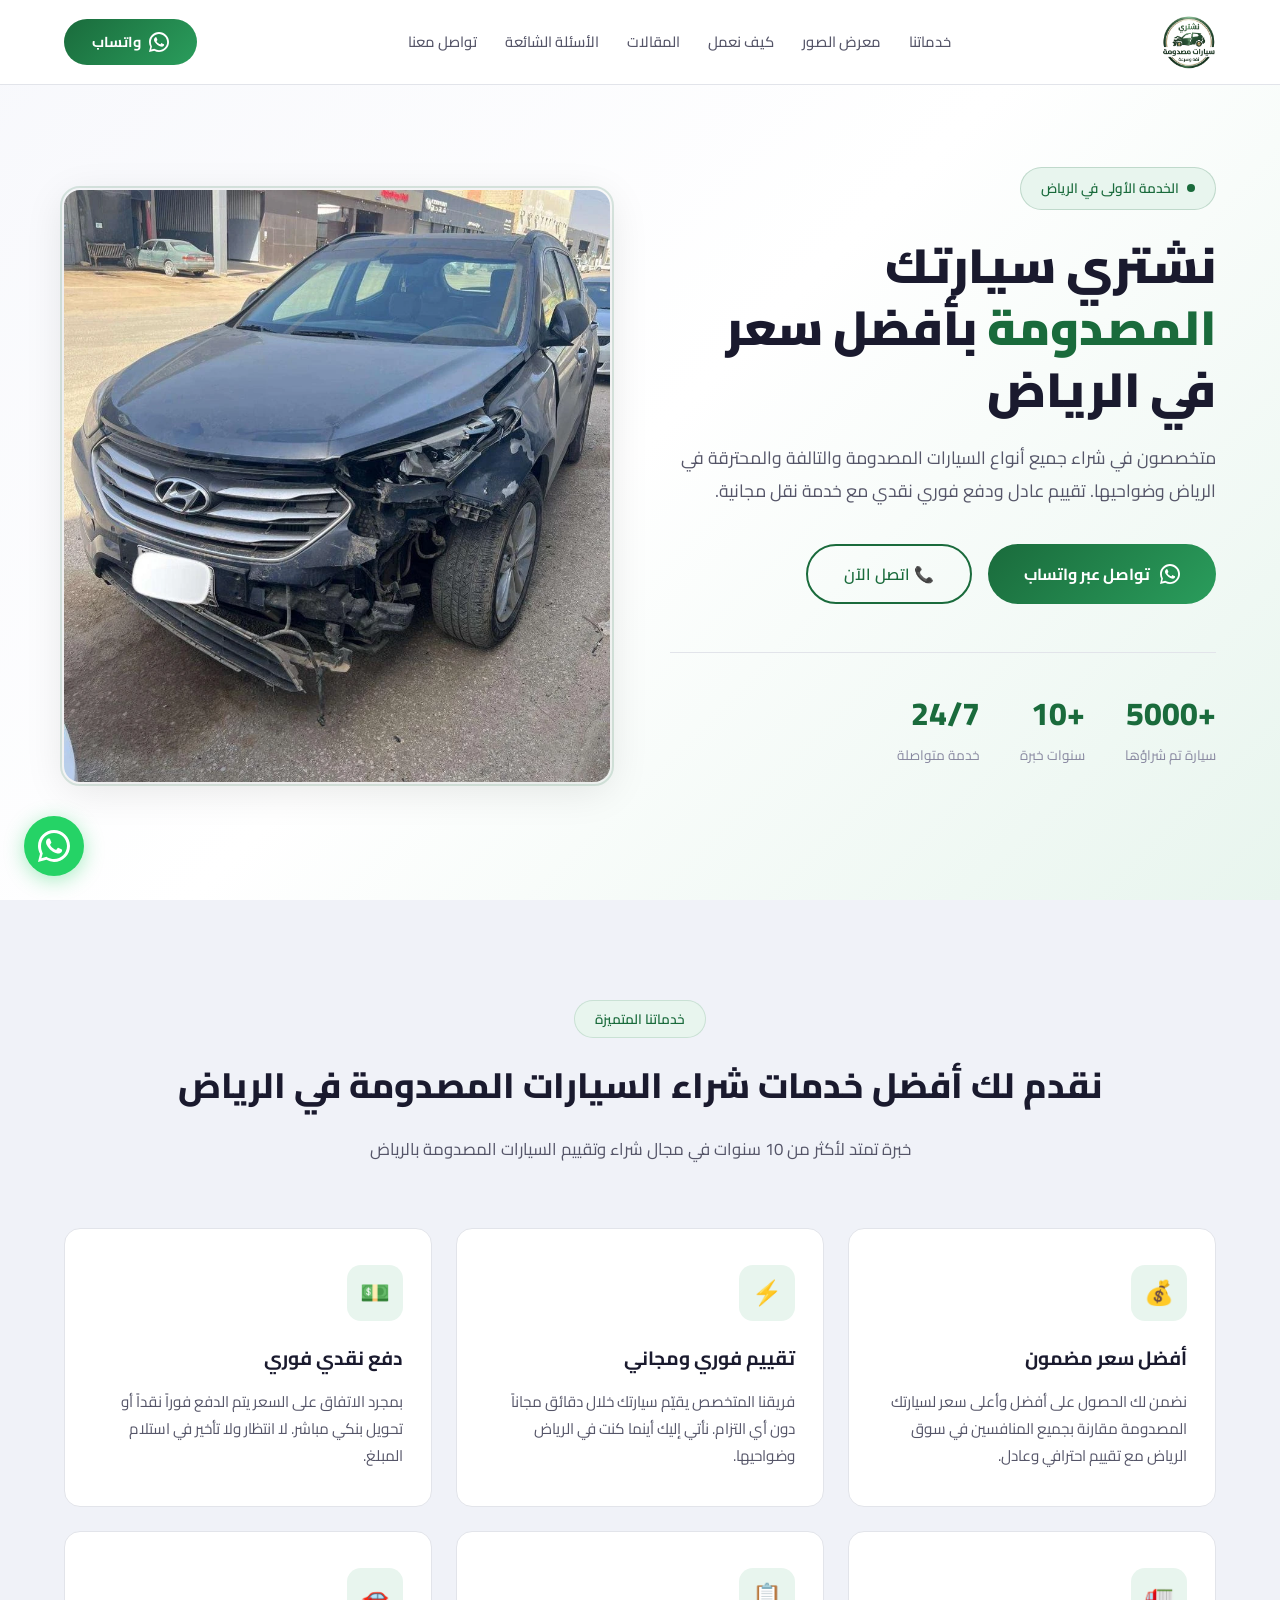
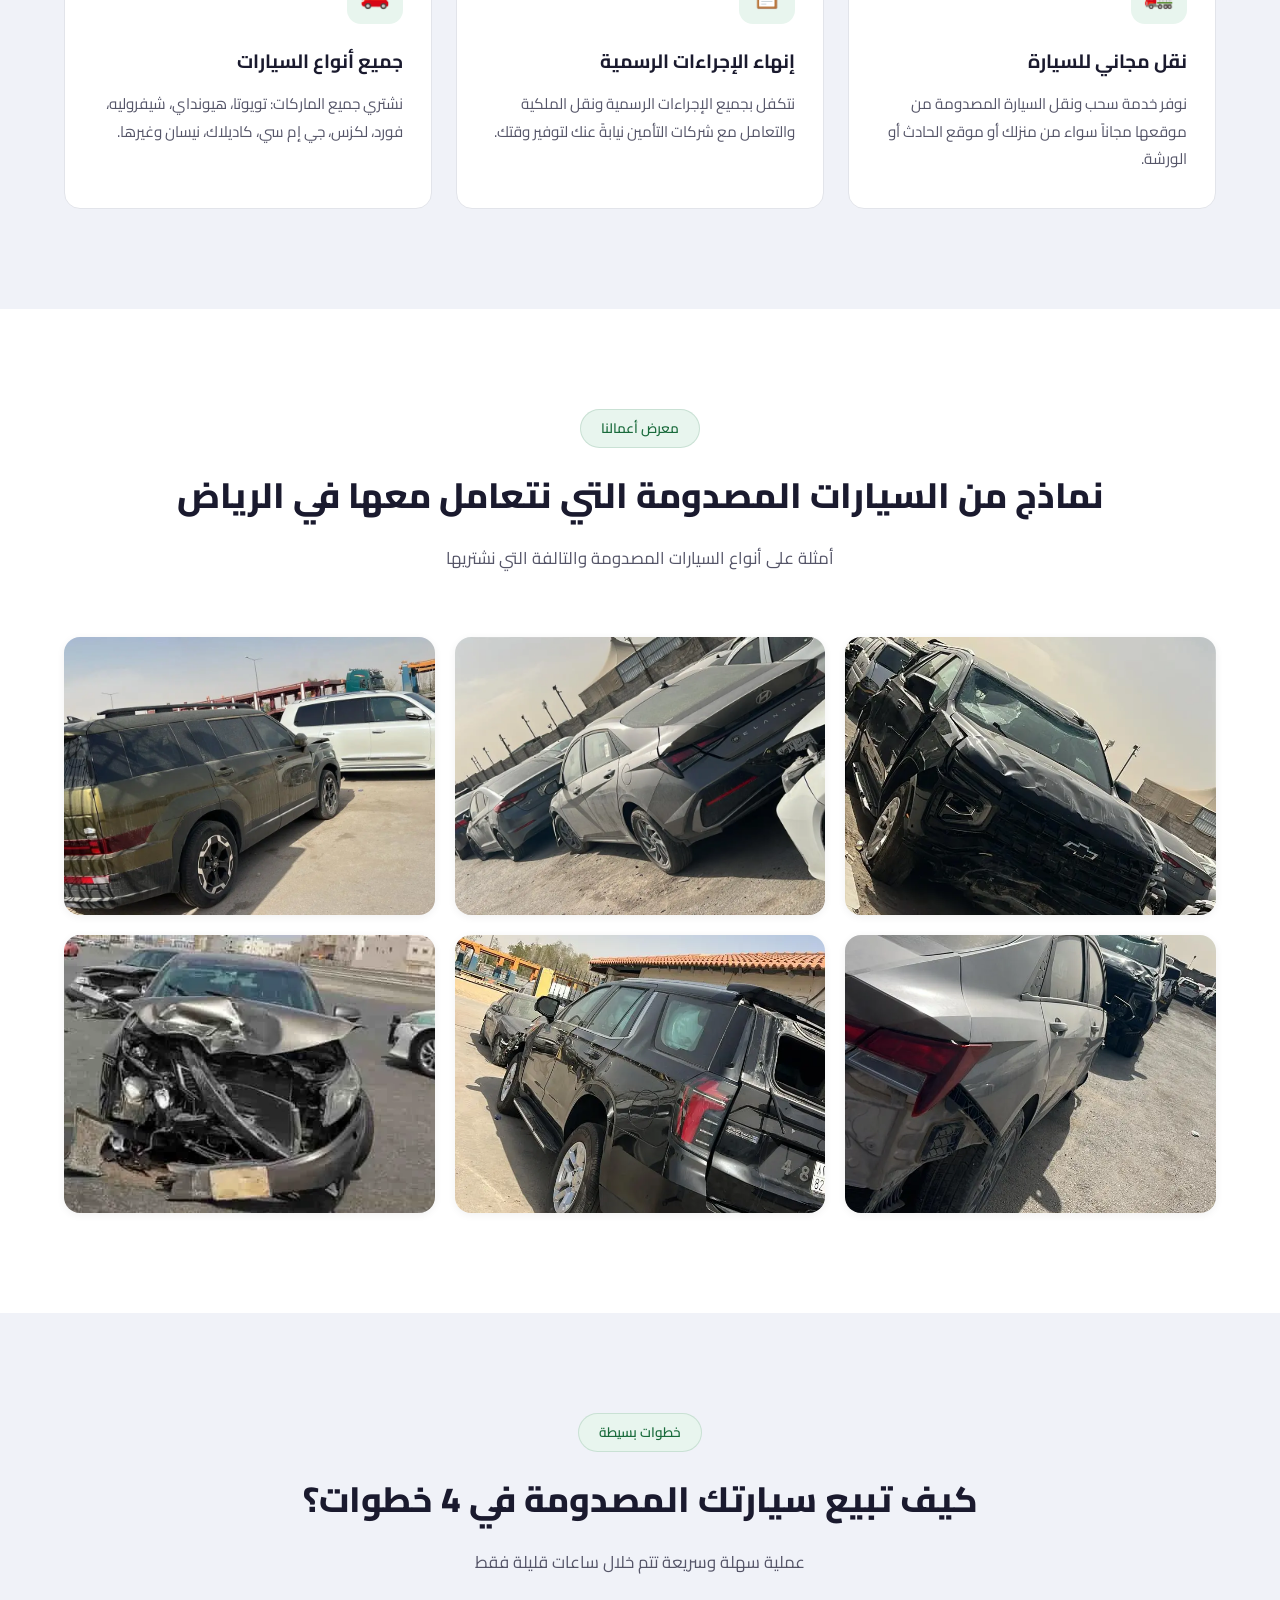
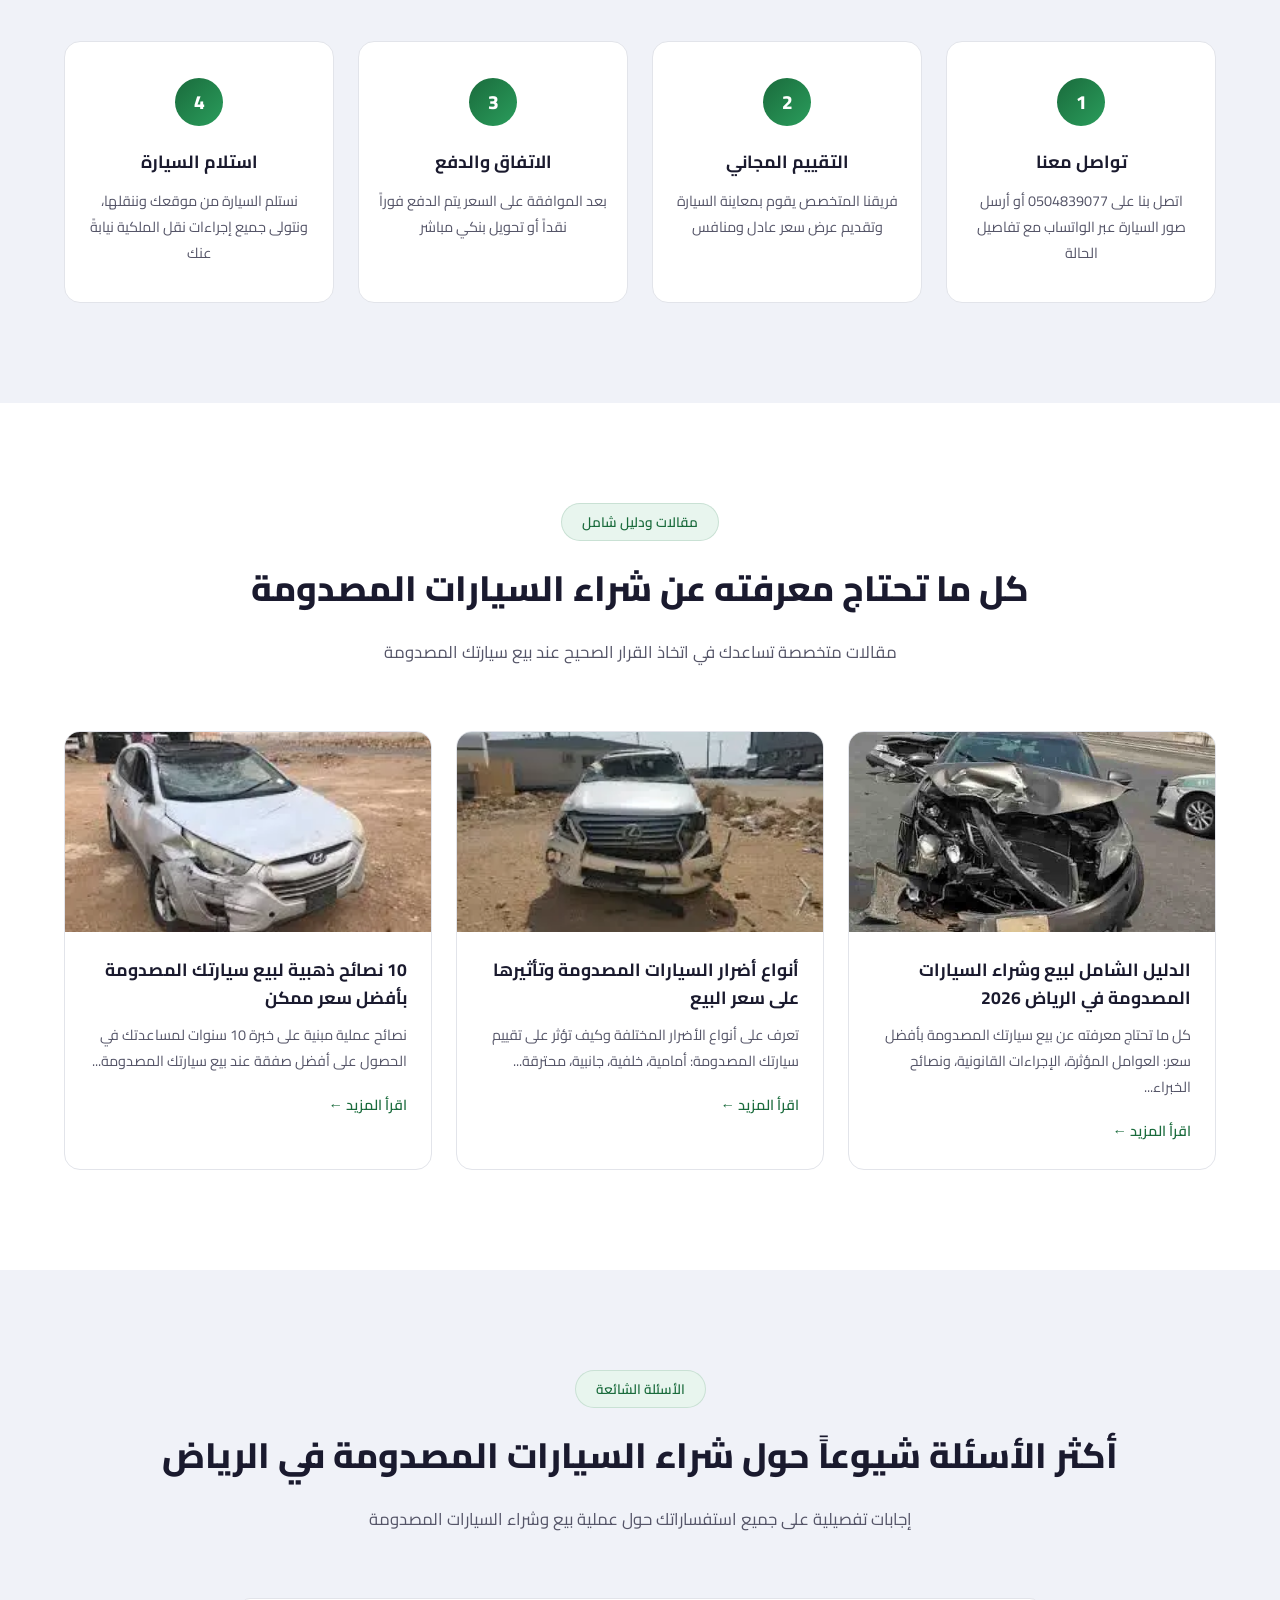
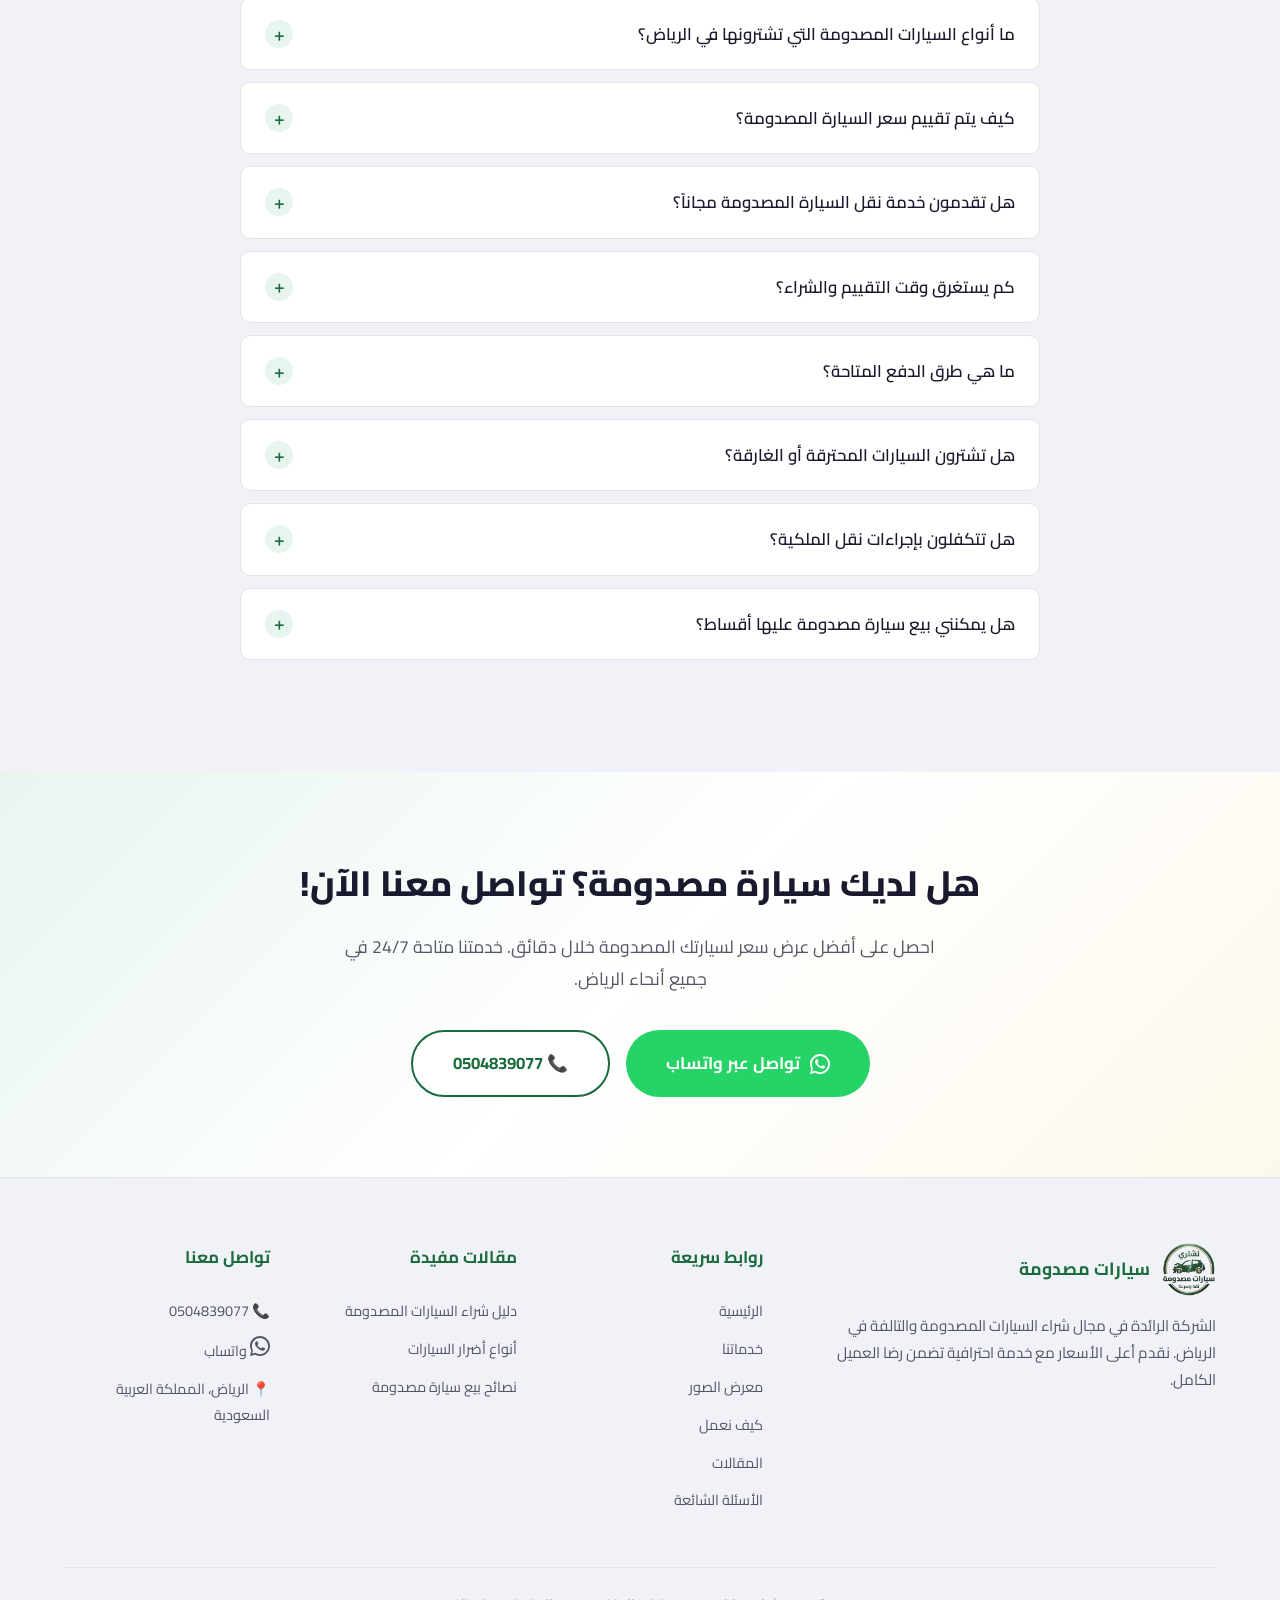
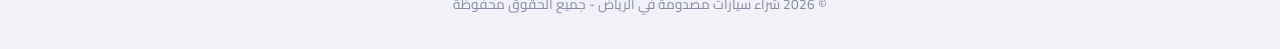
<file: index.html>
<!DOCTYPE html>
<html lang="ar" dir="rtl">

<head>
    <meta charset="UTF-8">
    <meta name="viewport" content="width=device-width, initial-scale=1.0">
    <title>شراء سيارات مصدومة في الرياض | أفضل سعر شراء فوري للسيارات المصدومة والتالفة</title>
    <meta name="description"
        content="نشتري جميع أنواع السيارات المصدومة والتالفة والمحترقة في الرياض بأفضل الأسعار. تقييم فوري مجاني ودفع نقدي مباشر مع نقل مجاني. اتصل الآن 0504839077">
    <meta name="keywords"
        content="شراء سيارة مصدومة، شراء سيارة مصدومة في الرياض، أعلة سعر بيع سيارة مصدوم، كيف أبيع سيارتي المصدومة، شراء سيارات مصدومة, سيارات مصدومة الرياض, بيع سيارة مصدومة, شراء سيارات تالفة, سيارات حوادث الرياض, تشليح سيارات, شراء سيارات مصدومة بالرياض, نشتري سيارات مصدومة, شراء سيارات محترقة الرياض, بيع سيارة تالفة بالرياض">
    <meta name="robots" content="index, follow">
    <meta name="author" content="شراء سيارات مصدومة في الرياض">
    <meta property="og:title" content="شراء سيارات مصدومة في الرياض | أفضل سعر شراء فوري">
    <meta property="og:description"
        content="نشتري جميع السيارات المصدومة والتالفة بأفضل الأسعار في الرياض. تقييم فوري ودفع نقدي مباشر. اتصل 0504839077">
    <meta property="og:type" content="website">
    <meta property="og:url" content="https://alriyadhcars.com/">
    <meta property="og:image" content="https://alriyadhcars.com/Assets/images/OpenGraphImage.webp">
    <meta property="og:image:width" content="1200">
    <meta property="og:image:height" content="630">
    <meta property="og:locale" content="ar_SA">
    <meta name="twitter:card" content="summary_large_image">
    <meta name="twitter:title" content="شراء سيارات مصدومة في الرياض | أفضل سعر شراء فوري">
    <meta name="twitter:description"
        content="نشتري جميع السيارات المصدومة والتالفة بأفضل الأسعار في الرياض. تقييم فوري ودفع نقدي مباشر. اتصل 0504839077">
    <meta name="twitter:image" content="https://alriyadhcars.com/Assets/images/OpenGraphImage.webp">
    <link rel="canonical" href="https://alriyadhcars.com/">
    <link rel="stylesheet" href="style.css">

    <!-- Favicon -->
    <link rel="icon" type="image/png" href="https://alriyadhcars.com/Assets/images/logo.png">
    <link rel="shortcut icon" href="https://alriyadhcars.com/Assets/images/logo.png" type="image/x-icon">
    <link rel="apple-touch-icon" href="https://alriyadhcars.com/Assets/images/logo.png">

    <!-- Schema: LocalBusiness -->
    <script type="application/ld+json">
{"@context":"https://schema.org","@type":"LocalBusiness","name":"شراء سيارات مصدومة في الرياض","description":"شراء جميع أنواع السيارات المصدومة والتالفة والمحترقة بأفضل الأسعار في الرياض","url":"https://alriyadhcars.com/","logo":"https://alriyadhcars.com/Assets/images/logo.png","image":"https://alriyadhcars.com/Assets/images/logo.png","telephone":"+966504839077","address":{"@type":"PostalAddress","addressLocality":"الرياض","addressRegion":"منطقة الرياض","addressCountry":"SA"},"areaServed":{"@type":"City","name":"الرياض"},"openingHours":"Mo-Su 00:00-23:59","priceRange":"$$"}
</script>
    <!-- Schema: FAQPage -->
    <script type="application/ld+json">
{"@context":"https://schema.org","@type":"FAQPage","mainEntity":[
{"@type":"Question","name":"ما أنواع السيارات المصدومة التي تشترونها في الرياض؟","acceptedAnswer":{"@type":"Answer","text":"نشتري جميع أنواع السيارات المصدومة والتالفة بدون استثناء: سيدان، دفع رباعي SUV، بيك أب، والشاحنات الخفيفة. نشتري جميع الماركات: تويوتا، هيونداي، شيفروليه، فورد، لكزس، جي إم سي، كاديلاك، نيسان، كيا وغيرها. مهما كانت حالة السيارة أو درجة الضرر، نحن مستعدون لتقييمها وتقديم أفضل عرض سعر."}},
{"@type":"Question","name":"كيف يتم تقييم سعر السيارة المصدومة؟","acceptedAnswer":{"@type":"Answer","text":"يتم تقييم السيارة بناءً على: ماركة السيارة وموديلها وسنة الصنع، ومدى الضرر ونوعه، وحالة المحرك وناقل الحركة، وعدد الكيلومترات، وتوفر قطع الغيار في السوق."}},
{"@type":"Question","name":"هل تقدمون خدمة نقل السيارة المصدومة مجاناً؟","acceptedAnswer":{"@type":"Answer","text":"نعم، نوفر خدمة سحب ونقل السيارة المصدومة مجاناً بالكامل من أي مكان في الرياض وضواحيها."}},
{"@type":"Question","name":"كم يستغرق وقت التقييم والشراء؟","acceptedAnswer":{"@type":"Answer","text":"التقييم الأولي خلال دقائق عبر الواتساب. المعاينة الميدانية حوالي 30 دقيقة. يتم الدفع فوراً بعد الاتفاق. العملية كاملة تتم في نفس اليوم."}},
{"@type":"Question","name":"ما هي طرق الدفع المتاحة؟","acceptedAnswer":{"@type":"Answer","text":"نوفر الدفع النقدي المباشر عند الاستلام أو التحويل البنكي الفوري. في كلتا الحالتين يتم الدفع فور الاتفاق على السعر."}},
{"@type":"Question","name":"هل تشترون السيارات المحترقة أو الغارقة؟","acceptedAnswer":{"@type":"Answer","text":"نعم بالتأكيد! نشتري جميع أنواع السيارات التالفة بما فيها المحترقة كلياً أو جزئياً والغارقة والمتوقفة عن العمل."}},
{"@type":"Question","name":"هل تتكفلون بإجراءات نقل الملكية؟","acceptedAnswer":{"@type":"Answer","text":"نعم، نتكفل بجميع الإجراءات الرسمية ونقل الملكية نيابةً عنك مع إدارة المرور وشركات التأمين."}},
{"@type":"Question","name":"هل يمكنني بيع سيارة مصدومة عليها أقساط؟","acceptedAnswer":{"@type":"Answer","text":"نعم يمكنك ذلك بعد التنسيق مع الجهة المموّلة. في بعض الحالات يتم خصم المبلغ المتبقي من قيمة البيع وتسديده مباشرة."}}
]}
</script>
</head>

<body>

    <!-- Navbar -->
    <nav class="navbar" id="navbar">
        <div class="container">
            <a href="/" class="nav-logo"><img src="Assets/images/logo.png" alt="شراء سيارات مصدومة"
                    class="logo-img"></a>
            <div class="nav-links" id="navLinks">
                <a href="#services">خدماتنا</a>
                <a href="#gallery">معرض الصور</a>
                <a href="#steps">كيف نعمل</a>
                <a href="#articles">المقالات</a>
                <a href="#faq">الأسئلة الشائعة</a>
                <a href="#contact">تواصل معنا</a>
            </div>
            <a href="https://wa.me/966504839077" class="nav-cta"><svg class="whatsapp-icon" viewBox="0 0 24 24">
                    <path
                        d="M17.472 14.382c-.297-.149-1.758-.867-2.03-.967-.273-.099-.471-.148-.67.15-.197.297-.767.966-.94 1.164-.173.199-.347.223-.644.075-.297-.15-1.255-.463-2.39-1.475-.883-.788-1.48-1.761-1.653-2.059-.173-.297-.018-.458.13-.606.134-.133.298-.347.446-.52.149-.174.198-.298.298-.497.099-.198.05-.371-.025-.52-.075-.149-.669-1.612-.916-2.207-.242-.579-.487-.5-.669-.51-.173-.008-.371-.01-.57-.01-.198 0-.52.074-.792.372-.272.297-1.04 1.016-1.04 2.479 0 1.462 1.065 2.875 1.213 3.074.149.198 2.096 3.2 5.077 4.487.709.306 1.262.489 1.694.625.712.227 1.36.195 1.871.118.571-.085 1.758-.719 2.006-1.413.248-.694.248-1.289.173-1.413-.074-.124-.272-.198-.57-.347z" />
                    <path
                        d="M12 0C5.373 0 0 5.373 0 12c0 2.119.553 4.109 1.518 5.838L0 24l6.336-1.63A11.95 11.95 0 0012 24c6.627 0 12-5.373 12-12S18.627 0 12 0zm0 21.75c-1.875 0-3.656-.506-5.213-1.392l-.375-.22-3.862.994 1.031-3.75-.244-.388A9.71 9.71 0 012.25 12c0-5.385 4.365-9.75 9.75-9.75s9.75 4.365 9.75 9.75-4.365 9.75-9.75 9.75z" />
                </svg> واتساب</a>
            <button class="mobile-toggle" id="mobileToggle"
                aria-label="القائمة"><span></span><span></span><span></span></button>
        </div>
    </nav>

    <!-- Hero -->
    <section class="hero" id="home">
        <div class="container">
            <div class="hero-content">
                <div class="hero-badge"><span class="dot"></span> الخدمة الأولى في الرياض</div>
                <h1>نشتري سيارتك <span class="highlight">المصدومة</span> بأفضل سعر في الرياض</h1>
                <p>متخصصون في شراء جميع أنواع السيارات المصدومة والتالفة والمحترقة في الرياض وضواحيها. تقييم عادل ودفع
                    فوري نقدي مع خدمة نقل مجانية.</p>
                <div class="hero-buttons">
                    <a href="https://wa.me/966504839077" class="btn-primary"><svg class="whatsapp-icon"
                            viewBox="0 0 24 24">
                            <path
                                d="M17.472 14.382c-.297-.149-1.758-.867-2.03-.967-.273-.099-.471-.148-.67.15-.197.297-.767.966-.94 1.164-.173.199-.347.223-.644.075-.297-.15-1.255-.463-2.39-1.475-.883-.788-1.48-1.761-1.653-2.059-.173-.297-.018-.458.13-.606.134-.133.298-.347.446-.52.149-.174.198-.298.298-.497.099-.198.05-.371-.025-.52-.075-.149-.669-1.612-.916-2.207-.242-.579-.487-.5-.669-.51-.173-.008-.371-.01-.57-.01-.198 0-.52.074-.792.372-.272.297-1.04 1.016-1.04 2.479 0 1.462 1.065 2.875 1.213 3.074.149.198 2.096 3.2 5.077 4.487.709.306 1.262.489 1.694.625.712.227 1.36.195 1.871.118.571-.085 1.758-.719 2.006-1.413.248-.694.248-1.289.173-1.413-.074-.124-.272-.198-.57-.347z" />
                            <path
                                d="M12 0C5.373 0 0 5.373 0 12c0 2.119.553 4.109 1.518 5.838L0 24l6.336-1.63A11.95 11.95 0 0012 24c6.627 0 12-5.373 12-12S18.627 0 12 0zm0 21.75c-1.875 0-3.656-.506-5.213-1.392l-.375-.22-3.862.994 1.031-3.75-.244-.388A9.71 9.71 0 012.25 12c0-5.385 4.365-9.75 9.75-9.75s9.75 4.365 9.75 9.75-4.365 9.75-9.75 9.75z" />
                        </svg> تواصل عبر واتساب</a>
                    <a href="tel:+966504839077" class="btn-secondary">📞 اتصل الآن</a>
                </div>
                <div class="hero-stats">
                    <div class="stat-item">
                        <h3>+5000</h3>
                        <p>سيارة تم شراؤها</p>
                    </div>
                    <div class="stat-item">
                        <h3>+10</h3>
                        <p>سنوات خبرة</p>
                    </div>
                    <div class="stat-item">
                        <h3>24/7</h3>
                        <p>خدمة متواصلة</p>
                    </div>
                </div>
            </div>
            <div class="hero-image">
                <img src="Assets/images/1109x1280-1_-G38B6zyLM3Htl4.webp"
                    alt="شراء سيارات مصدومة في الرياض - هيونداي سانتافي مصدومة" width="600" height="500"
                    loading="eager">
            </div>
        </div>
    </section>

    <!-- Services -->
    <section class="section section-alt" id="services">
        <div class="container">
            <div class="section-header reveal"><span class="tag">خدماتنا المتميزة</span>
                <h2>نقدم لك أفضل خدمات شراء السيارات المصدومة في الرياض</h2>
                <p>خبرة تمتد لأكثر من 10 سنوات في مجال شراء وتقييم السيارات المصدومة بالرياض</p>
            </div>
            <div class="services-grid">
                <div class="service-card reveal">
                    <div class="service-icon">💰</div>
                    <h3>أفضل سعر مضمون</h3>
                    <p>نضمن لك الحصول على أفضل وأعلى سعر لسيارتك المصدومة مقارنة بجميع المنافسين في سوق الرياض مع تقييم
                        احترافي وعادل.</p>
                </div>
                <div class="service-card reveal">
                    <div class="service-icon">⚡</div>
                    <h3>تقييم فوري ومجاني</h3>
                    <p>فريقنا المتخصص يقيّم سيارتك خلال دقائق مجاناً دون أي التزام. نأتي إليك أينما كنت في الرياض
                        وضواحيها.</p>
                </div>
                <div class="service-card reveal">
                    <div class="service-icon">💵</div>
                    <h3>دفع نقدي فوري</h3>
                    <p>بمجرد الاتفاق على السعر يتم الدفع فوراً نقداً أو تحويل بنكي مباشر. لا انتظار ولا تأخير في استلام
                        المبلغ.</p>
                </div>
                <div class="service-card reveal">
                    <div class="service-icon">🚛</div>
                    <h3>نقل مجاني للسيارة</h3>
                    <p>نوفر خدمة سحب ونقل السيارة المصدومة من موقعها مجاناً سواء من منزلك أو موقع الحادث أو الورشة.</p>
                </div>
                <div class="service-card reveal">
                    <div class="service-icon">📋</div>
                    <h3>إنهاء الإجراءات الرسمية</h3>
                    <p>نتكفل بجميع الإجراءات الرسمية ونقل الملكية والتعامل مع شركات التأمين نيابةً عنك لتوفير وقتك.</p>
                </div>
                <div class="service-card reveal">
                    <div class="service-icon">🚗</div>
                    <h3>جميع أنواع السيارات</h3>
                    <p>نشتري جميع الماركات: تويوتا، هيونداي، شيفروليه، فورد، لكزس، جي إم سي، كاديلاك، نيسان وغيرها.</p>
                </div>
            </div>
        </div>
    </section>

    <!-- Gallery -->
    <section class="section" id="gallery">
        <div class="container">
            <div class="section-header reveal"><span class="tag">معرض أعمالنا</span>
                <h2>نماذج من السيارات المصدومة التي نتعامل معها في الرياض</h2>
                <p>أمثلة على أنواع السيارات المصدومة والتالفة التي نشتريها</p>
            </div>
            <div class="gallery-grid">
                <div class="gallery-item reveal"><img src="Assets/images/WhatsApp Image 2026-04-02 at 3.18.21 PM.webp"
                        alt="شراء سيارة شيفروليه تاهو مصدومة بالرياض" loading="lazy">
                    <div class="gallery-overlay"><span>شيفروليه - حادث أمامي</span></div>
                </div>
                <div class="gallery-item reveal"><img src="Assets/images/WhatsApp Image 2026-04-02 at 3.18.35 PM.webp"
                        alt="شراء سيارات هيونداي إلنترا مصدومة في الرياض" loading="lazy">
                    <div class="gallery-overlay"><span>هيونداي إلنترا - أضرار متعددة</span></div>
                </div>
                <div class="gallery-item reveal"><img src="Assets/images/WhatsApp Image 2026-04-02 at 3.18.49 PM.webp"
                        alt="شراء سيارات دفع رباعي مصدومة الرياض" loading="lazy">
                    <div class="gallery-overlay"><span>هيونداي باليسيد - SUV</span></div>
                </div>
                <div class="gallery-item reveal"><img src="Assets/images/WhatsApp Image 2026-04-02 at 3.18.54 PM.webp"
                        alt="شراء سيارة مصدومة من الخلف في الرياض" loading="lazy">
                    <div class="gallery-overlay"><span>هيونداي أكسنت - أضرار خلفية</span></div>
                </div>
                <div class="gallery-item reveal"><img src="Assets/images/WhatsApp Image 2026-04-02 at 3.19.16 PM.webp"
                        alt="شراء سيارة كاديلاك إسكاليد مصدومة الرياض" loading="lazy">
                    <div class="gallery-overlay"><span>كاديلاك إسكاليد - حادث جانبي</span></div>
                </div>
                <div class="gallery-item reveal"><img src="Assets/images/شراء-سيارات-مصدومة-بالرياض.webp"
                        alt="شراء سيارات مصدومة بالرياض بأفضل سعر" loading="lazy">
                    <div class="gallery-overlay"><span>سيارة مصدومة - حادث أمامي</span></div>
                </div>
            </div>
        </div>
    </section>

    <!-- Steps -->
    <section class="section section-alt" id="steps">
        <div class="container">
            <div class="section-header reveal"><span class="tag">خطوات بسيطة</span>
                <h2>كيف تبيع سيارتك المصدومة في 4 خطوات؟</h2>
                <p>عملية سهلة وسريعة تتم خلال ساعات قليلة فقط</p>
            </div>
            <div class="steps-grid">
                <div class="step-card reveal">
                    <div class="step-number">1</div>
                    <h3>تواصل معنا</h3>
                    <p>اتصل بنا على 0504839077 أو أرسل صور السيارة عبر الواتساب مع تفاصيل الحالة</p>
                </div>
                <div class="step-card reveal">
                    <div class="step-number">2</div>
                    <h3>التقييم المجاني</h3>
                    <p>فريقنا المتخصص يقوم بمعاينة السيارة وتقديم عرض سعر عادل ومنافس</p>
                </div>
                <div class="step-card reveal">
                    <div class="step-number">3</div>
                    <h3>الاتفاق والدفع</h3>
                    <p>بعد الموافقة على السعر يتم الدفع فوراً نقداً أو تحويل بنكي مباشر</p>
                </div>
                <div class="step-card reveal">
                    <div class="step-number">4</div>
                    <h3>استلام السيارة</h3>
                    <p>نستلم السيارة من موقعك وننقلها، ونتولى جميع إجراءات نقل الملكية نيابةً عنك</p>
                </div>
            </div>
        </div>
    </section>

    <!-- Blog / Articles Section -->
    <section class="section" id="articles">
        <div class="container">
            <div class="section-header reveal"><span class="tag">مقالات ودليل شامل</span>
                <h2>كل ما تحتاج معرفته عن شراء السيارات المصدومة</h2>
                <p>مقالات متخصصة تساعدك في اتخاذ القرار الصحيح عند بيع سيارتك المصدومة</p>
            </div>
            <div class="blog-grid">
                <div class="blog-card reveal">
                    <img src="Assets/images/شراء-سيارات-مصدومة-بالرياض.webp"
                        alt="دليل شامل لبيع السيارات المصدومة في الرياض" loading="lazy">
                    <div class="blog-card-body">
                        <h3><a href="articles/دليل-شراء-سيارات-مصدومة-بالرياض.html">الدليل الشامل لبيع وشراء السيارات
                                المصدومة في الرياض 2026</a></h3>
                        <p>كل ما تحتاج معرفته عن بيع سيارتك المصدومة بأفضل سعر: العوامل المؤثرة، الإجراءات القانونية،
                            ونصائح الخبراء...</p><a href="articles/دليل-شراء-سيارات-مصدومة-بالرياض.html"
                            class="read-more">اقرأ المزيد ←</a>
                    </div>
                </div>
                <div class="blog-card reveal">
                    <img src="Assets/images/images.webp" alt="أنواع السيارات المصدومة وتأثيرها على السعر"
                        loading="lazy">
                    <div class="blog-card-body">
                        <h3><a href="articles/انواع-اضرار-السيارات-المصدومة.html">أنواع أضرار السيارات المصدومة وتأثيرها
                                على سعر البيع</a></h3>
                        <p>تعرف على أنواع الأضرار المختلفة وكيف تؤثر على تقييم سيارتك المصدومة: أمامية، خلفية، جانبية،
                            محترقة...</p><a href="articles/انواع-اضرار-السيارات-المصدومة.html" class="read-more">اقرأ
                            المزيد ←</a>
                    </div>
                </div>
                <div class="blog-card reveal">
                    <img src="Assets/images/images1.webp" alt="نصائح لبيع سيارة مصدومة بأفضل سعر" loading="lazy">
                    <div class="blog-card-body">
                        <h3><a href="articles/نصائح-بيع-سيارة-مصدومة.html">10 نصائح ذهبية لبيع سيارتك المصدومة بأفضل سعر
                                ممكن</a></h3>
                        <p>نصائح عملية مبنية على خبرة 10 سنوات لمساعدتك في الحصول على أفضل صفقة عند بيع سيارتك
                            المصدومة...</p><a href="articles/نصائح-بيع-سيارة-مصدومة.html" class="read-more">اقرأ المزيد
                            ←</a>
                    </div>
                </div>
            </div>
        </div>
    </section>

    <!-- FAQ -->
    <section class="section section-alt" id="faq">
        <div class="container">
            <div class="section-header reveal"><span class="tag">الأسئلة الشائعة</span>
                <h2>أكثر الأسئلة شيوعاً حول شراء السيارات المصدومة في الرياض</h2>
                <p>إجابات تفصيلية على جميع استفساراتك حول عملية بيع وشراء السيارات المصدومة</p>
            </div>
            <div class="faq-list">
                <div class="faq-item reveal">
                    <div class="faq-question" onclick="toggleFaq(this)"><span>ما أنواع السيارات المصدومة التي تشترونها
                            في الرياض؟</span>
                        <div class="faq-icon">+</div>
                    </div>
                    <div class="faq-answer">
                        <div class="faq-answer-inner">نشتري جميع أنواع السيارات المصدومة والتالفة بدون استثناء: سيارات
                            صغيرة، سيدان، دفع رباعي (SUV)، بيك أب، والشاحنات الخفيفة. نشتري جميع الماركات: تويوتا،
                            هيونداي، شيفروليه، فورد، لكزس، جي إم سي، كاديلاك، نيسان، كيا، مازدا وغيرها. مهما كانت حالة
                            السيارة أو درجة الضرر، لا تتردد في التواصل معنا على الرقم 0504839077 للحصول على تقييم فوري.
                        </div>
                    </div>
                </div>
                <div class="faq-item reveal">
                    <div class="faq-question" onclick="toggleFaq(this)"><span>كيف يتم تقييم سعر السيارة المصدومة؟</span>
                        <div class="faq-icon">+</div>
                    </div>
                    <div class="faq-answer">
                        <div class="faq-answer-inner">يعتمد التقييم على عدة عوامل رئيسية: ماركة السيارة وموديلها وسنة
                            الصنع، ومدى الضرر ونوعه (هيكلي، ميكانيكي، كهربائي)، وحالة المحرك وناقل الحركة، وعدد
                            الكيلومترات المقطوعة، ومدى توفر قطع الغيار في السوق. فريقنا من الخبراء المعتمدين يقوم
                            بمعاينة شاملة ودقيقة لتقديم أعلى وأعدل سعر ممكن.</div>
                    </div>
                </div>
                <div class="faq-item reveal">
                    <div class="faq-question" onclick="toggleFaq(this)"><span>هل تقدمون خدمة نقل السيارة المصدومة
                            مجاناً؟</span>
                        <div class="faq-icon">+</div>
                    </div>
                    <div class="faq-answer">
                        <div class="faq-answer-inner">نعم، نوفر خدمة سحب ونقل السيارة المصدومة مجاناً بالكامل من أي مكان
                            في الرياض وضواحيها. سواء كانت السيارة في منزلك، أو في موقع الحادث، أو في ورشة الصيانة. لدينا
                            أسطول من شاحنات النقل المجهزة للتعامل مع جميع أنواع وأحجام السيارات.</div>
                    </div>
                </div>
                <div class="faq-item reveal">
                    <div class="faq-question" onclick="toggleFaq(this)"><span>كم يستغرق وقت التقييم والشراء؟</span>
                        <div class="faq-icon">+</div>
                    </div>
                    <div class="faq-answer">
                        <div class="faq-answer-inner">عملية التقييم والشراء سريعة جداً. التقييم الأولي يتم خلال دقائق
                            عبر الهاتف أو الواتساب بناءً على الصور والمعلومات. المعاينة الميدانية تستغرق حوالي 30 دقيقة
                            فقط. بعد الاتفاق يتم الدفع فوراً. الأمر كله يمكن إتمامه في نفس اليوم.</div>
                    </div>
                </div>
                <div class="faq-item reveal">
                    <div class="faq-question" onclick="toggleFaq(this)"><span>ما هي طرق الدفع المتاحة؟</span>
                        <div class="faq-icon">+</div>
                    </div>
                    <div class="faq-answer">
                        <div class="faq-answer-inner">نوفر طريقتين مريحتين للدفع: الدفع النقدي المباشر عند الاستلام، أو
                            التحويل البنكي الفوري إلى حسابك. في كلتا الحالتين يتم الدفع فور الاتفاق على السعر دون أي
                            تأخير أو شروط إضافية.</div>
                    </div>
                </div>
                <div class="faq-item reveal">
                    <div class="faq-question" onclick="toggleFaq(this)"><span>هل تشترون السيارات المحترقة أو
                            الغارقة؟</span>
                        <div class="faq-icon">+</div>
                    </div>
                    <div class="faq-answer">
                        <div class="faq-answer-inner">نعم بالتأكيد! نشتري جميع أنواع السيارات التالفة بما فيها: المحترقة
                            كلياً أو جزئياً، والغارقة بسبب السيول أو الفيضانات، والمتوقفة عن العمل لأسباب ميكانيكية أو
                            كهربائية. حتى لو كانت السيارة في أسوأ حالاتها، تواصل معنا للحصول على تقييم.</div>
                    </div>
                </div>
                <div class="faq-item reveal">
                    <div class="faq-question" onclick="toggleFaq(this)"><span>هل تتكفلون بإجراءات نقل الملكية؟</span>
                        <div class="faq-icon">+</div>
                    </div>
                    <div class="faq-answer">
                        <div class="faq-answer-inner">نعم، نتكفل بجميع الإجراءات الرسمية ونقل الملكية نيابةً عنك. فريقنا
                            المتخصص يتولى إنهاء جميع المعاملات مع إدارة المرور وشركات التأمين لضمان عملية سلسة وقانونية.
                            كل ما عليك هو توقيع الأوراق اللازمة ونحن نتكفل بالباقي.</div>
                    </div>
                </div>
                <div class="faq-item reveal">
                    <div class="faq-question" onclick="toggleFaq(this)"><span>هل يمكنني بيع سيارة مصدومة عليها
                            أقساط؟</span>
                        <div class="faq-icon">+</div>
                    </div>
                    <div class="faq-answer">
                        <div class="faq-answer-inner">نعم يمكنك ذلك، ولكن يجب أولاً التنسيق مع الجهة المموّلة (البنك أو
                            شركة التمويل) للحصول على موافقتهم. في بعض الحالات يتم خصم المبلغ المتبقي من قيمة البيع
                            وتسديده مباشرة للجهة المموّلة. نساعدك في التنسيق مع الجهة المموّلة لتسهيل العملية بالكامل.
                        </div>
                    </div>
                </div>
            </div>
        </div>
    </section>

    <!-- CTA -->
    <section class="cta-section" id="contact">
        <div class="container reveal">
            <h2>هل لديك سيارة مصدومة؟ تواصل معنا الآن!</h2>
            <p>احصل على أفضل عرض سعر لسيارتك المصدومة خلال دقائق. خدمتنا متاحة 24/7 في جميع أنحاء الرياض.</p>
            <div class="cta-buttons">
                <a href="https://wa.me/966504839077" class="whatsapp-btn"><svg class="whatsapp-icon"
                        viewBox="0 0 24 24">
                        <path
                            d="M17.472 14.382c-.297-.149-1.758-.867-2.03-.967-.273-.099-.471-.148-.67.15-.197.297-.767.966-.94 1.164-.173.199-.347.223-.644.075-.297-.15-1.255-.463-2.39-1.475-.883-.788-1.48-1.761-1.653-2.059-.173-.297-.018-.458.13-.606.134-.133.298-.347.446-.52.149-.174.198-.298.298-.497.099-.198.05-.371-.025-.52-.075-.149-.669-1.612-.916-2.207-.242-.579-.487-.5-.669-.51-.173-.008-.371-.01-.57-.01-.198 0-.52.074-.792.372-.272.297-1.04 1.016-1.04 2.479 0 1.462 1.065 2.875 1.213 3.074.149.198 2.096 3.2 5.077 4.487.709.306 1.262.489 1.694.625.712.227 1.36.195 1.871.118.571-.085 1.758-.719 2.006-1.413.248-.694.248-1.289.173-1.413-.074-.124-.272-.198-.57-.347z" />
                        <path
                            d="M12 0C5.373 0 0 5.373 0 12c0 2.119.553 4.109 1.518 5.838L0 24l6.336-1.63A11.95 11.95 0 0012 24c6.627 0 12-5.373 12-12S18.627 0 12 0zm0 21.75c-1.875 0-3.656-.506-5.213-1.392l-.375-.22-3.862.994 1.031-3.75-.244-.388A9.71 9.71 0 012.25 12c0-5.385 4.365-9.75 9.75-9.75s9.75 4.365 9.75 9.75-4.365 9.75-9.75 9.75z" />
                    </svg> تواصل عبر واتساب</a>
                <a href="tel:+966504839077" class="phone-btn">📞 0504839077</a>
            </div>
        </div>
    </section>

    <!-- Footer -->
    <footer class="footer">
        <div class="container">
            <div class="footer-grid">
                <div class="footer-brand"><a href="/" class="nav-logo"><img src="Assets/images/logo.png"
                            alt="شراء سيارات مصدومة" class="logo-img"><span>سيارات مصدومة</span></a>
                    <p>الشركة الرائدة في مجال شراء السيارات المصدومة والتالفة في الرياض. نقدم أعلى الأسعار مع خدمة
                        احترافية تضمن رضا العميل الكامل.</p>
                </div>
                <div class="footer-col">
                    <h4>روابط سريعة</h4><a href="#home">الرئيسية</a><a href="#services">خدماتنا</a><a
                        href="#gallery">معرض الصور</a><a href="#steps">كيف نعمل</a><a href="#articles">المقالات</a><a
                        href="#faq">الأسئلة الشائعة</a>
                </div>
                <div class="footer-col">
                    <h4>مقالات مفيدة</h4><a href="articles/دليل-شراء-سيارات-مصدومة-بالرياض.html">دليل شراء السيارات
                        المصدومة</a><a href="articles/انواع-اضرار-السيارات-المصدومة.html">أنواع أضرار السيارات</a><a
                        href="articles/نصائح-بيع-سيارة-مصدومة.html">نصائح بيع سيارة مصدومة</a>
                </div>
                <div class="footer-col">
                    <h4>تواصل معنا</h4><a href="tel:+966504839077">📞 0504839077</a><a
                        href="https://wa.me/966504839077"><svg class="whatsapp-icon" viewBox="0 0 24 24">
                            <path
                                d="M17.472 14.382c-.297-.149-1.758-.867-2.03-.967-.273-.099-.471-.148-.67.15-.197.297-.767.966-.94 1.164-.173.199-.347.223-.644.075-.297-.15-1.255-.463-2.39-1.475-.883-.788-1.48-1.761-1.653-2.059-.173-.297-.018-.458.13-.606.134-.133.298-.347.446-.52.149-.174.198-.298.298-.497.099-.198.05-.371-.025-.52-.075-.149-.669-1.612-.916-2.207-.242-.579-.487-.5-.669-.51-.173-.008-.371-.01-.57-.01-.198 0-.52.074-.792.372-.272.297-1.04 1.016-1.04 2.479 0 1.462 1.065 2.875 1.213 3.074.149.198 2.096 3.2 5.077 4.487.709.306 1.262.489 1.694.625.712.227 1.36.195 1.871.118.571-.085 1.758-.719 2.006-1.413.248-.694.248-1.289.173-1.413-.074-.124-.272-.198-.57-.347z" />
                            <path
                                d="M12 0C5.373 0 0 5.373 0 12c0 2.119.553 4.109 1.518 5.838L0 24l6.336-1.63A11.95 11.95 0 0012 24c6.627 0 12-5.373 12-12S18.627 0 12 0zm0 21.75c-1.875 0-3.656-.506-5.213-1.392l-.375-.22-3.862.994 1.031-3.75-.244-.388A9.71 9.71 0 012.25 12c0-5.385 4.365-9.75 9.75-9.75s9.75 4.365 9.75 9.75-4.365 9.75-9.75 9.75z" />
                        </svg> واتساب</a><a href="#">📍 الرياض، المملكة العربية
                        السعودية</a>
                </div>
            </div>
            <div class="footer-bottom">
                <p>© 2026 شراء سيارات مصدومة في الرياض - جميع الحقوق محفوظة</p>
            </div>
        </div>
    </footer>

    <!-- Floating WhatsApp -->
    <a href="https://wa.me/966504839077" class="floating-whatsapp" aria-label="تواصل واتساب"><svg viewBox="0 0 24 24">
            <path
                d="M17.472 14.382c-.297-.149-1.758-.867-2.03-.967-.273-.099-.471-.148-.67.15-.197.297-.767.966-.94 1.164-.173.199-.347.223-.644.075-.297-.15-1.255-.463-2.39-1.475-.883-.788-1.48-1.761-1.653-2.059-.173-.297-.018-.458.13-.606.134-.133.298-.347.446-.52.149-.174.198-.298.298-.497.099-.198.05-.371-.025-.52-.075-.149-.669-1.612-.916-2.207-.242-.579-.487-.5-.669-.51-.173-.008-.371-.01-.57-.01-.198 0-.52.074-.792.372-.272.297-1.04 1.016-1.04 2.479 0 1.462 1.065 2.875 1.213 3.074.149.198 2.096 3.2 5.077 4.487.709.306 1.262.489 1.694.625.712.227 1.36.195 1.871.118.571-.085 1.758-.719 2.006-1.413.248-.694.248-1.289.173-1.413-.074-.124-.272-.198-.57-.347z" />
            <path
                d="M12 0C5.373 0 0 5.373 0 12c0 2.119.553 4.109 1.518 5.838L0 24l6.336-1.63A11.95 11.95 0 0012 24c6.627 0 12-5.373 12-12S18.627 0 12 0zm0 21.75c-1.875 0-3.656-.506-5.213-1.392l-.375-.22-3.862.994 1.031-3.75-.244-.388A9.71 9.71 0 012.25 12c0-5.385 4.365-9.75 9.75-9.75s9.75 4.365 9.75 9.75-4.365 9.75-9.75 9.75z" />
        </svg></a>

    <script src="script.js"></script>
</body>

</html>
</file>
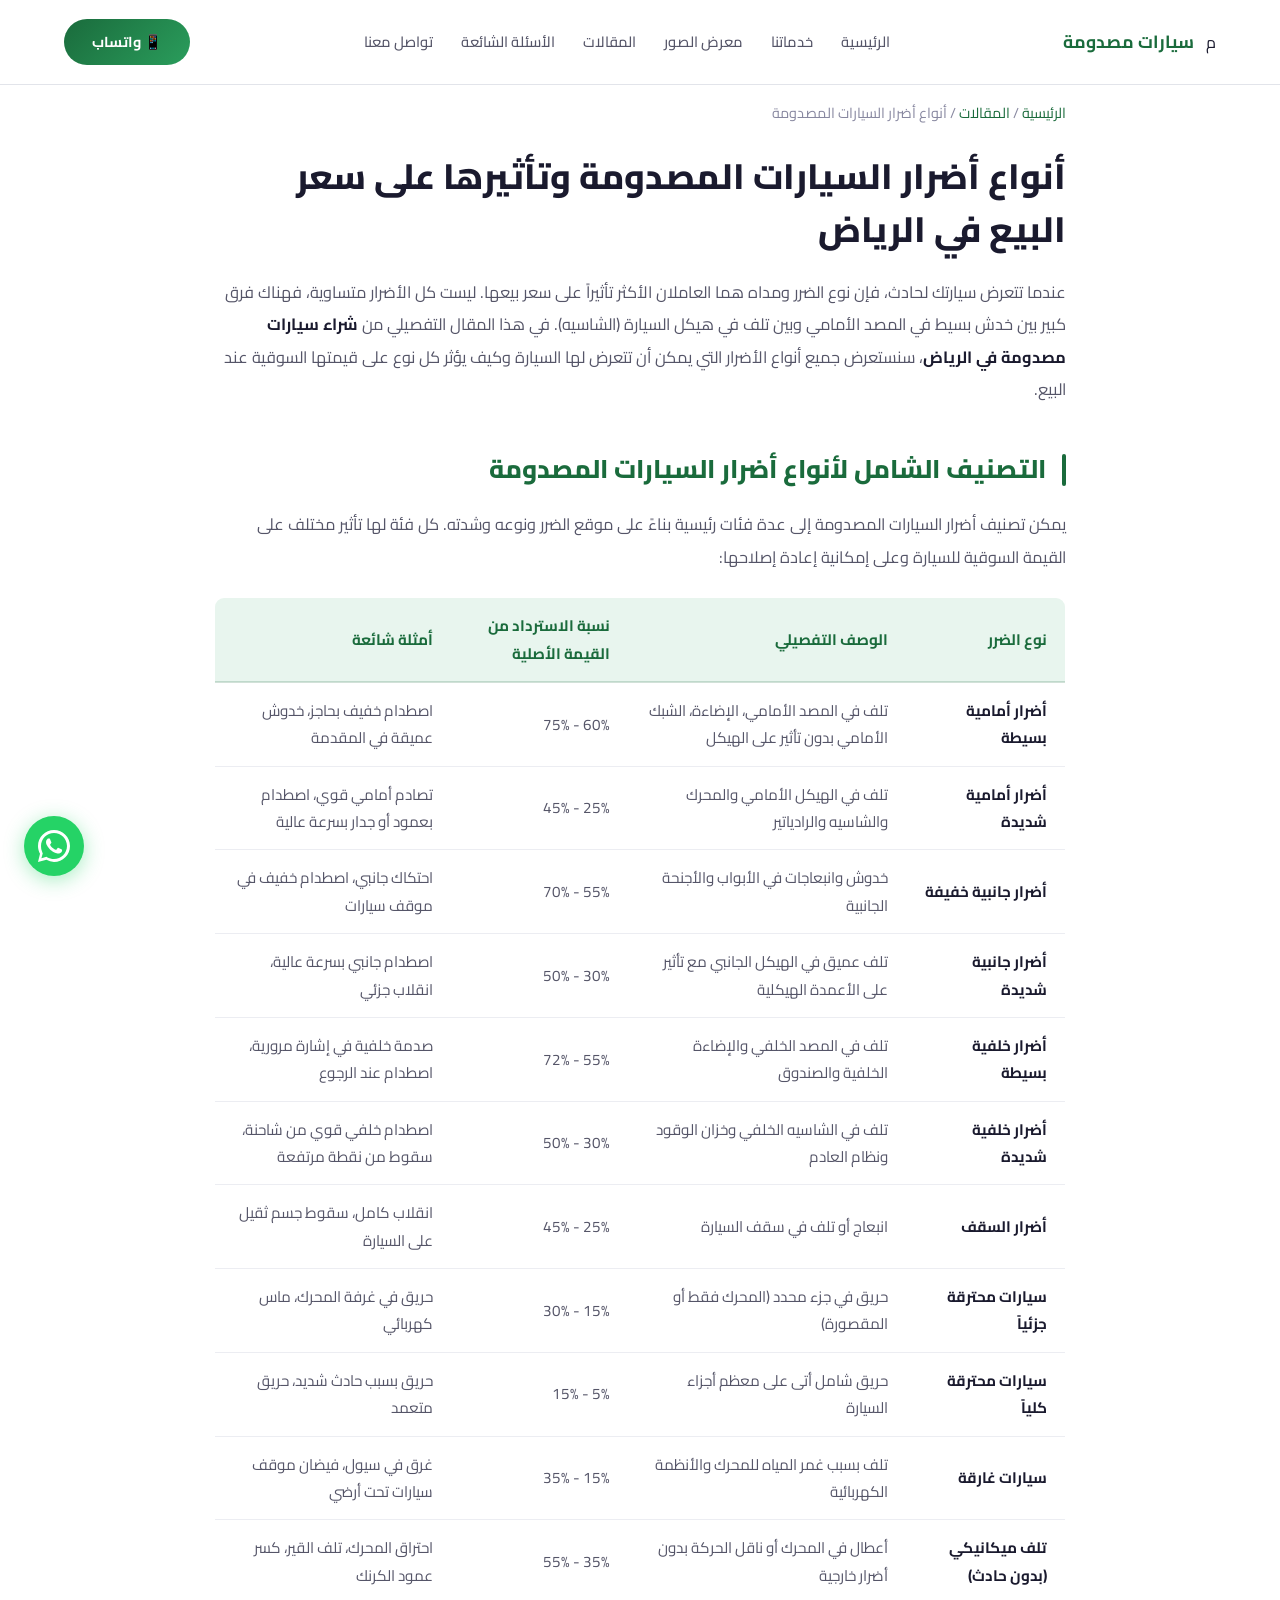
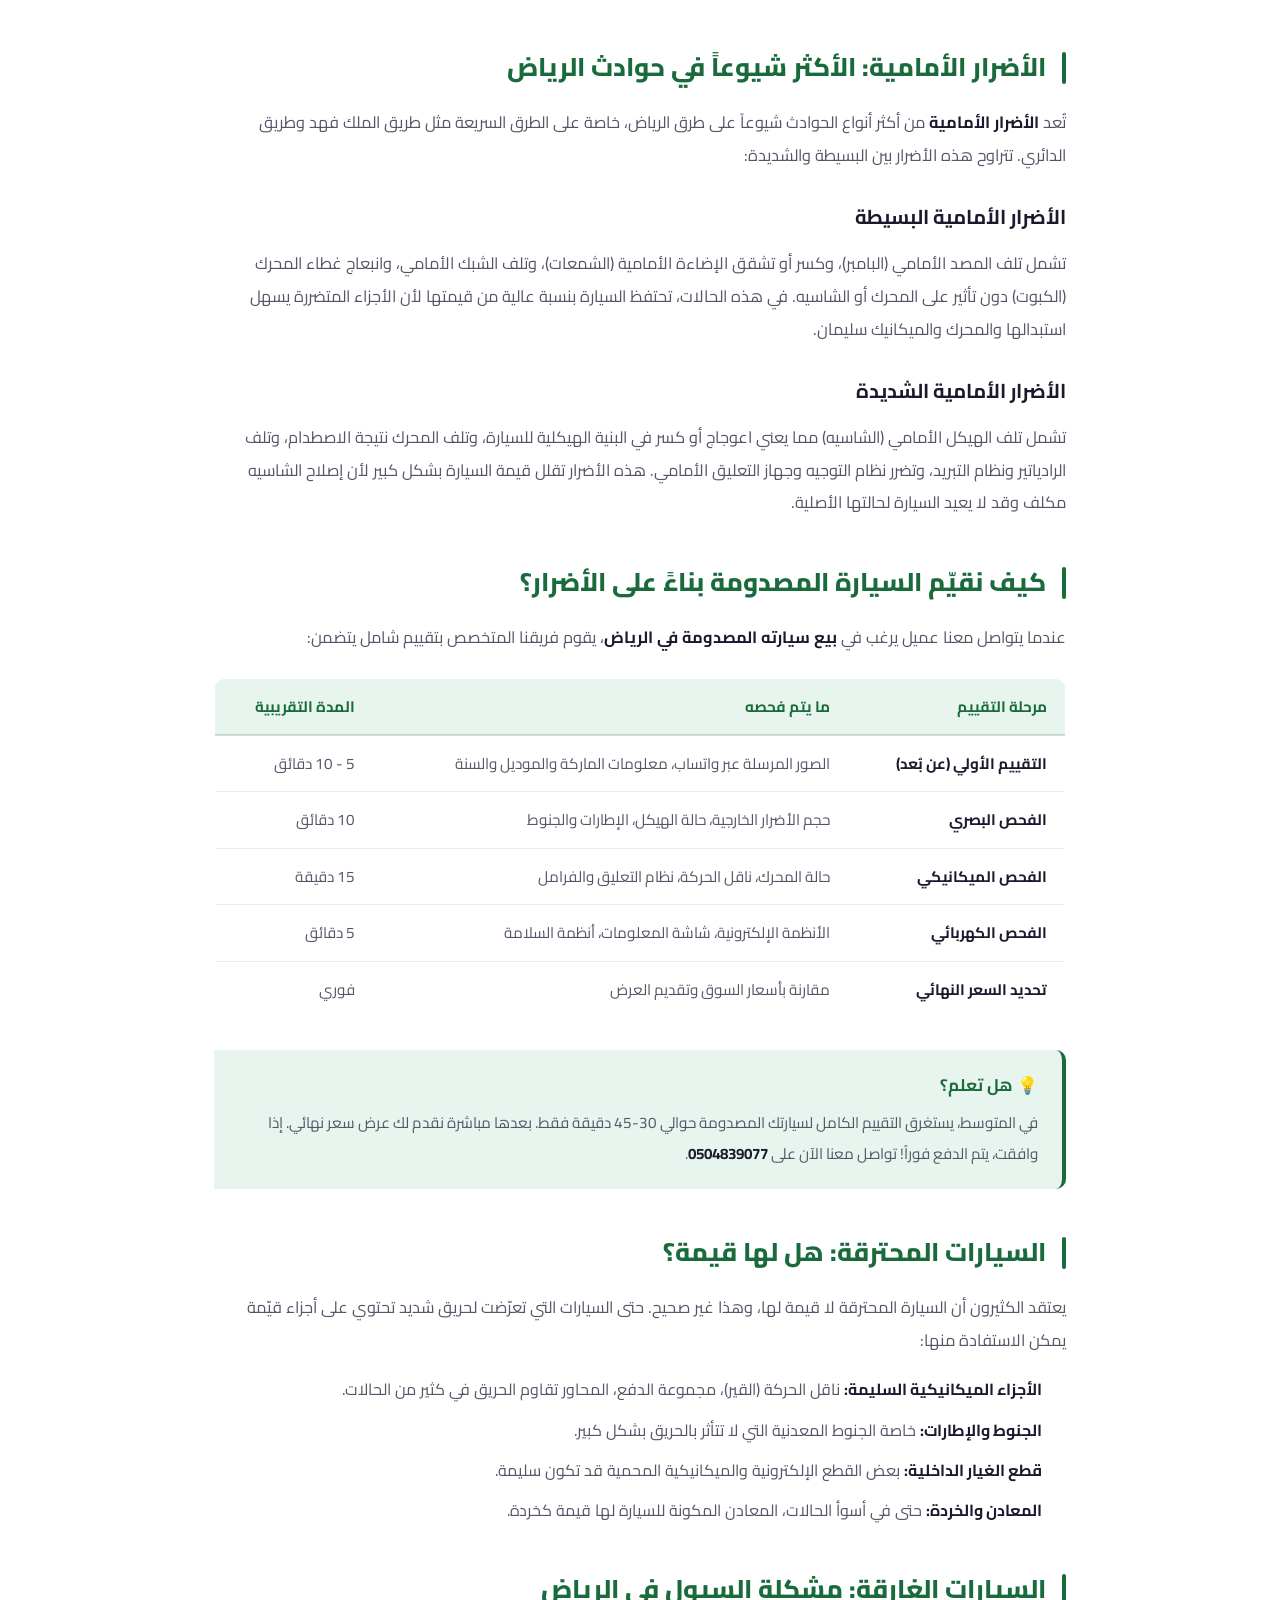
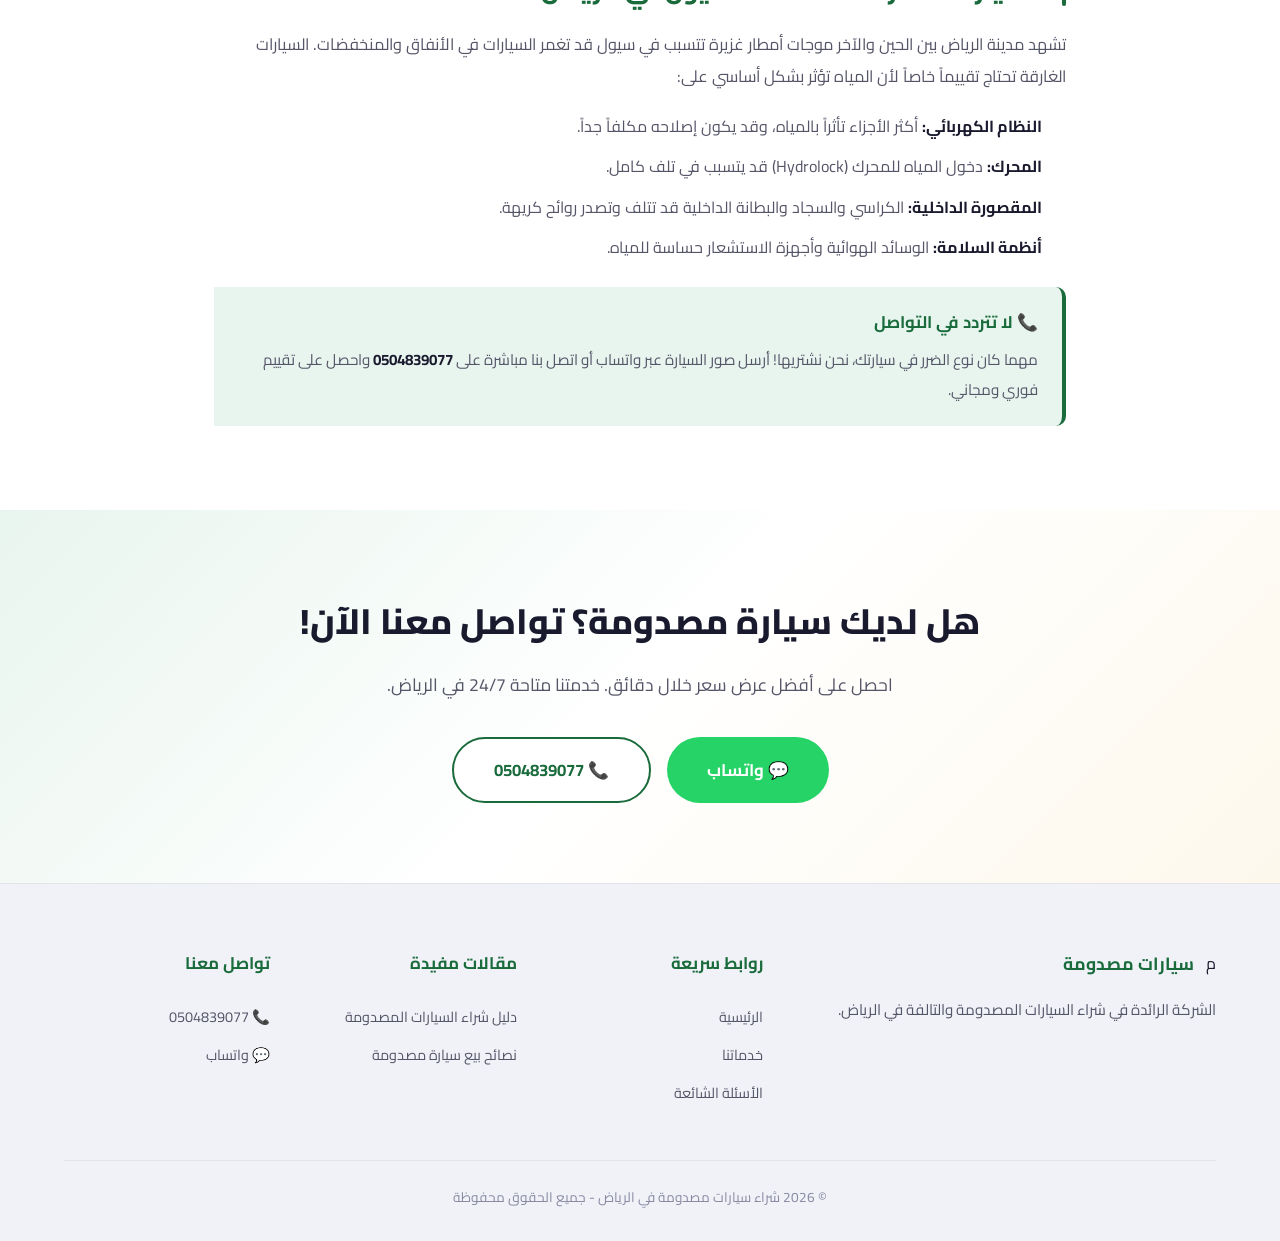
<file: articles/انواع-اضرار-السيارات-المصدومة.html>
<!DOCTYPE html>
<html lang="ar" dir="rtl">
<head>
<meta charset="UTF-8">
<meta name="viewport" content="width=device-width, initial-scale=1.0">
<title>أنواع أضرار السيارات المصدومة وتأثيرها على سعر البيع في الرياض | دليل تفصيلي</title>
<meta name="description" content="تعرف على جميع أنواع أضرار السيارات المصدومة: أمامية، خلفية، جانبية، محترقة، غارقة. كيف يؤثر كل نوع على سعر السيارة؟ جداول تفصيلية ونسب الاسترداد. اتصل 0504839077">
<meta name="keywords" content="أنواع أضرار السيارات, سيارة مصدومة أمامية, سيارة محترقة, سيارة غارقة, تقييم أضرار السيارة, أضرار هيكلية سيارة, سعر سيارة مصدومة الرياض">
<meta name="robots" content="index, follow">
<meta property="og:title" content="أنواع أضرار السيارات المصدومة وتأثيرها على سعر البيع">
<meta property="og:description" content="دليل تفصيلي لجميع أنواع الأضرار وكيف تؤثر على تقييم سيارتك المصدومة">
<meta property="og:type" content="article">
<link rel="canonical" href="https://alriyadhcars.com/articles/انواع-اضرار-السيارات-المصدومة.html">
<link rel="stylesheet" href="../style.css">
<!-- Favicon -->
<link rel="icon" type="image/png" href="https://alriyadhcars.com/Assets/images/logo.png">
<link rel="shortcut icon" href="https://alriyadhcars.com/Assets/images/logo.png" type="image/x-icon">
<link rel="apple-touch-icon" href="https://alriyadhcars.com/Assets/images/logo.png">
<script type="application/ld+json">
{"@context":"https://schema.org","@type":"Article","headline":"أنواع أضرار السيارات المصدومة وتأثيرها على سعر البيع","author":{"@type":"Organization","name":"شراء سيارات مصدومة في الرياض"},"publisher":{"@type":"Organization","name":"شراء سيارات مصدومة في الرياض","logo":{"@type":"ImageObject","url":"https://alriyadhcars.com/Assets/images/logo.png"}},"datePublished":"2026-04-02","dateModified":"2026-04-02","image":"https://alriyadhcars.com/Assets/images/images.webp","mainEntityOfPage":{"@type":"WebPage","@id":"https://alriyadhcars.com/articles/انواع-اضرار-السيارات-المصدومة.html"}}
</script>
</head>
<body>

<nav class="navbar" id="navbar">
<div class="container">
<a href="../index.html" class="nav-logo"><div class="logo-icon">م</div><span>سيارات مصدومة</span></a>
<div class="nav-links" id="navLinks">
<a href="../index.html">الرئيسية</a><a href="../index.html#services">خدماتنا</a><a href="../index.html#gallery">معرض الصور</a><a href="../index.html#articles">المقالات</a><a href="../index.html#faq">الأسئلة الشائعة</a><a href="../index.html#contact">تواصل معنا</a>
</div>
<a href="https://wa.me/966504839077" class="nav-cta">📱 واتساب</a>
<button class="mobile-toggle" id="mobileToggle" aria-label="القائمة"><span></span><span></span><span></span></button>
</div>
</nav>

<section class="article-page">
<div class="container">
<div class="breadcrumb"><a href="../index.html">الرئيسية</a> / <a href="../index.html#articles">المقالات</a> / أنواع أضرار السيارات المصدومة</div>
<article class="article-content">
<h1>أنواع أضرار السيارات المصدومة وتأثيرها على سعر البيع في الرياض</h1>

<p>عندما تتعرض سيارتك لحادث، فإن نوع الضرر ومداه هما العاملان الأكثر تأثيراً على سعر بيعها. ليست كل الأضرار متساوية، فهناك فرق كبير بين خدش بسيط في المصد الأمامي وبين تلف في هيكل السيارة (الشاسيه). في هذا المقال التفصيلي من <strong>شراء سيارات مصدومة في الرياض</strong>، سنستعرض جميع أنواع الأضرار التي يمكن أن تتعرض لها السيارة وكيف يؤثر كل نوع على قيمتها السوقية عند البيع.</p>

<h2>التصنيف الشامل لأنواع أضرار السيارات المصدومة</h2>
<p>يمكن تصنيف أضرار السيارات المصدومة إلى عدة فئات رئيسية بناءً على موقع الضرر ونوعه وشدته. كل فئة لها تأثير مختلف على القيمة السوقية للسيارة وعلى إمكانية إعادة إصلاحها:</p>

<table class="article-table">
<thead><tr><th>نوع الضرر</th><th>الوصف التفصيلي</th><th>نسبة الاسترداد من القيمة الأصلية</th><th>أمثلة شائعة</th></tr></thead>
<tbody>
<tr><td><strong>أضرار أمامية بسيطة</strong></td><td>تلف في المصد الأمامي، الإضاءة، الشبك الأمامي بدون تأثير على الهيكل</td><td>60% - 75%</td><td>اصطدام خفيف بحاجز، خدوش عميقة في المقدمة</td></tr>
<tr><td><strong>أضرار أمامية شديدة</strong></td><td>تلف في الهيكل الأمامي والمحرك والشاسيه والرادياتير</td><td>25% - 45%</td><td>تصادم أمامي قوي، اصطدام بعمود أو جدار بسرعة عالية</td></tr>
<tr><td><strong>أضرار جانبية خفيفة</strong></td><td>خدوش وانبعاجات في الأبواب والأجنحة الجانبية</td><td>55% - 70%</td><td>احتكاك جانبي، اصطدام خفيف في موقف سيارات</td></tr>
<tr><td><strong>أضرار جانبية شديدة</strong></td><td>تلف عميق في الهيكل الجانبي مع تأثير على الأعمدة الهيكلية</td><td>30% - 50%</td><td>اصطدام جانبي بسرعة عالية، انقلاب جزئي</td></tr>
<tr><td><strong>أضرار خلفية بسيطة</strong></td><td>تلف في المصد الخلفي والإضاءة الخلفية والصندوق</td><td>55% - 72%</td><td>صدمة خلفية في إشارة مرورية، اصطدام عند الرجوع</td></tr>
<tr><td><strong>أضرار خلفية شديدة</strong></td><td>تلف في الشاسيه الخلفي وخزان الوقود ونظام العادم</td><td>30% - 50%</td><td>اصطدام خلفي قوي من شاحنة، سقوط من نقطة مرتفعة</td></tr>
<tr><td><strong>أضرار السقف</strong></td><td>انبعاج أو تلف في سقف السيارة</td><td>25% - 45%</td><td>انقلاب كامل، سقوط جسم ثقيل على السيارة</td></tr>
<tr><td><strong>سيارات محترقة جزئياً</strong></td><td>حريق في جزء محدد (المحرك فقط أو المقصورة)</td><td>15% - 30%</td><td>حريق في غرفة المحرك، ماس كهربائي</td></tr>
<tr><td><strong>سيارات محترقة كلياً</strong></td><td>حريق شامل أتى على معظم أجزاء السيارة</td><td>5% - 15%</td><td>حريق بسبب حادث شديد، حريق متعمد</td></tr>
<tr><td><strong>سيارات غارقة</strong></td><td>تلف بسبب غمر المياه للمحرك والأنظمة الكهربائية</td><td>15% - 35%</td><td>غرق في سيول، فيضان موقف سيارات تحت أرضي</td></tr>
<tr><td><strong>تلف ميكانيكي (بدون حادث)</strong></td><td>أعطال في المحرك أو ناقل الحركة بدون أضرار خارجية</td><td>35% - 55%</td><td>احتراق المحرك، تلف القير، كسر عمود الكرنك</td></tr>
</tbody>
</table>

<h2>الأضرار الأمامية: الأكثر شيوعاً في حوادث الرياض</h2>
<p>تُعد <strong>الأضرار الأمامية</strong> من أكثر أنواع الحوادث شيوعاً على طرق الرياض، خاصة على الطرق السريعة مثل طريق الملك فهد وطريق الدائري. تتراوح هذه الأضرار بين البسيطة والشديدة:</p>

<h3>الأضرار الأمامية البسيطة</h3>
<p>تشمل تلف المصد الأمامي (البامبر)، وكسر أو تشقق الإضاءة الأمامية (الشمعات)، وتلف الشبك الأمامي، وانبعاج غطاء المحرك (الكبوت) دون تأثير على المحرك أو الشاسيه. في هذه الحالات، تحتفظ السيارة بنسبة عالية من قيمتها لأن الأجزاء المتضررة يسهل استبدالها والمحرك والميكانيك سليمان.</p>

<h3>الأضرار الأمامية الشديدة</h3>
<p>تشمل تلف الهيكل الأمامي (الشاسيه) مما يعني اعوجاج أو كسر في البنية الهيكلية للسيارة، وتلف المحرك نتيجة الاصطدام، وتلف الرادياتير ونظام التبريد، وتضرر نظام التوجيه وجهاز التعليق الأمامي. هذه الأضرار تقلل قيمة السيارة بشكل كبير لأن إصلاح الشاسيه مكلف وقد لا يعيد السيارة لحالتها الأصلية.</p>

<h2>كيف نقيّم السيارة المصدومة بناءً على الأضرار؟</h2>
<p>عندما يتواصل معنا عميل يرغب في <strong>بيع سيارته المصدومة في الرياض</strong>، يقوم فريقنا المتخصص بتقييم شامل يتضمن:</p>

<table class="article-table">
<thead><tr><th>مرحلة التقييم</th><th>ما يتم فحصه</th><th>المدة التقريبية</th></tr></thead>
<tbody>
<tr><td><strong>التقييم الأولي (عن بُعد)</strong></td><td>الصور المرسلة عبر واتساب، معلومات الماركة والموديل والسنة</td><td>5 - 10 دقائق</td></tr>
<tr><td><strong>الفحص البصري</strong></td><td>حجم الأضرار الخارجية، حالة الهيكل، الإطارات والجنوط</td><td>10 دقائق</td></tr>
<tr><td><strong>الفحص الميكانيكي</strong></td><td>حالة المحرك، ناقل الحركة، نظام التعليق والفرامل</td><td>15 دقيقة</td></tr>
<tr><td><strong>الفحص الكهربائي</strong></td><td>الأنظمة الإلكترونية، شاشة المعلومات، أنظمة السلامة</td><td>5 دقائق</td></tr>
<tr><td><strong>تحديد السعر النهائي</strong></td><td>مقارنة بأسعار السوق وتقديم العرض</td><td>فوري</td></tr>
</tbody>
</table>

<div class="info-box">
<h4>💡 هل تعلم؟</h4>
<p>في المتوسط، يستغرق التقييم الكامل لسيارتك المصدومة حوالي 30-45 دقيقة فقط. بعدها مباشرة نقدم لك عرض سعر نهائي. إذا وافقت، يتم الدفع فوراً! تواصل معنا الآن على <strong>0504839077</strong>.</p>
</div>

<h2>السيارات المحترقة: هل لها قيمة؟</h2>
<p>يعتقد الكثيرون أن السيارة المحترقة لا قيمة لها، وهذا غير صحيح. حتى السيارات التي تعرّضت لحريق شديد تحتوي على أجزاء قيّمة يمكن الاستفادة منها:</p>
<ul>
<li><strong>الأجزاء الميكانيكية السليمة:</strong> ناقل الحركة (القير)، مجموعة الدفع، المحاور تقاوم الحريق في كثير من الحالات.</li>
<li><strong>الجنوط والإطارات:</strong> خاصة الجنوط المعدنية التي لا تتأثر بالحريق بشكل كبير.</li>
<li><strong>قطع الغيار الداخلية:</strong> بعض القطع الإلكترونية والميكانيكية المحمية قد تكون سليمة.</li>
<li><strong>المعادن والخردة:</strong> حتى في أسوأ الحالات، المعادن المكونة للسيارة لها قيمة كخردة.</li>
</ul>

<h2>السيارات الغارقة: مشكلة السيول في الرياض</h2>
<p>تشهد مدينة الرياض بين الحين والآخر موجات أمطار غزيرة تتسبب في سيول قد تغمر السيارات في الأنفاق والمنخفضات. السيارات الغارقة تحتاج تقييماً خاصاً لأن المياه تؤثر بشكل أساسي على:</p>
<ul>
<li><strong>النظام الكهربائي:</strong> أكثر الأجزاء تأثراً بالمياه، وقد يكون إصلاحه مكلفاً جداً.</li>
<li><strong>المحرك:</strong> دخول المياه للمحرك (Hydrolock) قد يتسبب في تلف كامل.</li>
<li><strong>المقصورة الداخلية:</strong> الكراسي والسجاد والبطانة الداخلية قد تتلف وتصدر روائح كريهة.</li>
<li><strong>أنظمة السلامة:</strong> الوسائد الهوائية وأجهزة الاستشعار حساسة للمياه.</li>
</ul>

<div class="info-box">
<h4>📞 لا تتردد في التواصل</h4>
<p>مهما كان نوع الضرر في سيارتك، نحن نشتريها! أرسل صور السيارة عبر واتساب أو اتصل بنا مباشرة على <strong>0504839077</strong> واحصل على تقييم فوري ومجاني.</p>
</div>

</article>
</div>
</section>

<section class="cta-section" id="contact">
<div class="container">
<h2>هل لديك سيارة مصدومة؟ تواصل معنا الآن!</h2>
<p>احصل على أفضل عرض سعر خلال دقائق. خدمتنا متاحة 24/7 في الرياض.</p>
<div class="cta-buttons">
<a href="https://wa.me/966504839077" class="whatsapp-btn">💬 واتساب</a>
<a href="tel:+966504839077" class="phone-btn">📞 0504839077</a>
</div>
</div>
</section>

<footer class="footer">
<div class="container">
<div class="footer-grid">
<div class="footer-brand"><a href="../index.html" class="nav-logo"><div class="logo-icon">م</div><span>سيارات مصدومة</span></a><p>الشركة الرائدة في شراء السيارات المصدومة والتالفة في الرياض.</p></div>
<div class="footer-col"><h4>روابط سريعة</h4><a href="../index.html">الرئيسية</a><a href="../index.html#services">خدماتنا</a><a href="../index.html#faq">الأسئلة الشائعة</a></div>
<div class="footer-col"><h4>مقالات مفيدة</h4><a href="دليل-شراء-سيارات-مصدومة-بالرياض.html">دليل شراء السيارات المصدومة</a><a href="نصائح-بيع-سيارة-مصدومة.html">نصائح بيع سيارة مصدومة</a></div>
<div class="footer-col"><h4>تواصل معنا</h4><a href="tel:+966504839077">📞 0504839077</a><a href="https://wa.me/966504839077">💬 واتساب</a></div>
</div>
<div class="footer-bottom"><p>© 2026 شراء سيارات مصدومة في الرياض - جميع الحقوق محفوظة</p></div>
</div>
</footer>
<a href="https://wa.me/966504839077" class="floating-whatsapp" aria-label="واتساب"><svg viewBox="0 0 24 24"><path d="M17.472 14.382c-.297-.149-1.758-.867-2.03-.967-.273-.099-.471-.148-.67.15-.197.297-.767.966-.94 1.164-.173.199-.347.223-.644.075-.297-.15-1.255-.463-2.39-1.475-.883-.788-1.48-1.761-1.653-2.059-.173-.297-.018-.458.13-.606.134-.133.298-.347.446-.52.149-.174.198-.298.298-.497.099-.198.05-.371-.025-.52-.075-.149-.669-1.612-.916-2.207-.242-.579-.487-.5-.669-.51-.173-.008-.371-.01-.57-.01-.198 0-.52.074-.792.372-.272.297-1.04 1.016-1.04 2.479 0 1.462 1.065 2.875 1.213 3.074.149.198 2.096 3.2 5.077 4.487.709.306 1.262.489 1.694.625.712.227 1.36.195 1.871.118.571-.085 1.758-.719 2.006-1.413.248-.694.248-1.289.173-1.413-.074-.124-.272-.198-.57-.347z"/><path d="M12 0C5.373 0 0 5.373 0 12c0 2.119.553 4.109 1.518 5.838L0 24l6.336-1.63A11.95 11.95 0 0012 24c6.627 0 12-5.373 12-12S18.627 0 12 0zm0 21.75c-1.875 0-3.656-.506-5.213-1.392l-.375-.22-3.862.994 1.031-3.75-.244-.388A9.71 9.71 0 012.25 12c0-5.385 4.365-9.75 9.75-9.75s9.75 4.365 9.75 9.75-4.365 9.75-9.75 9.75z"/></svg></a>
<script src="../script.js"></script>
</body>
</html>
</file>
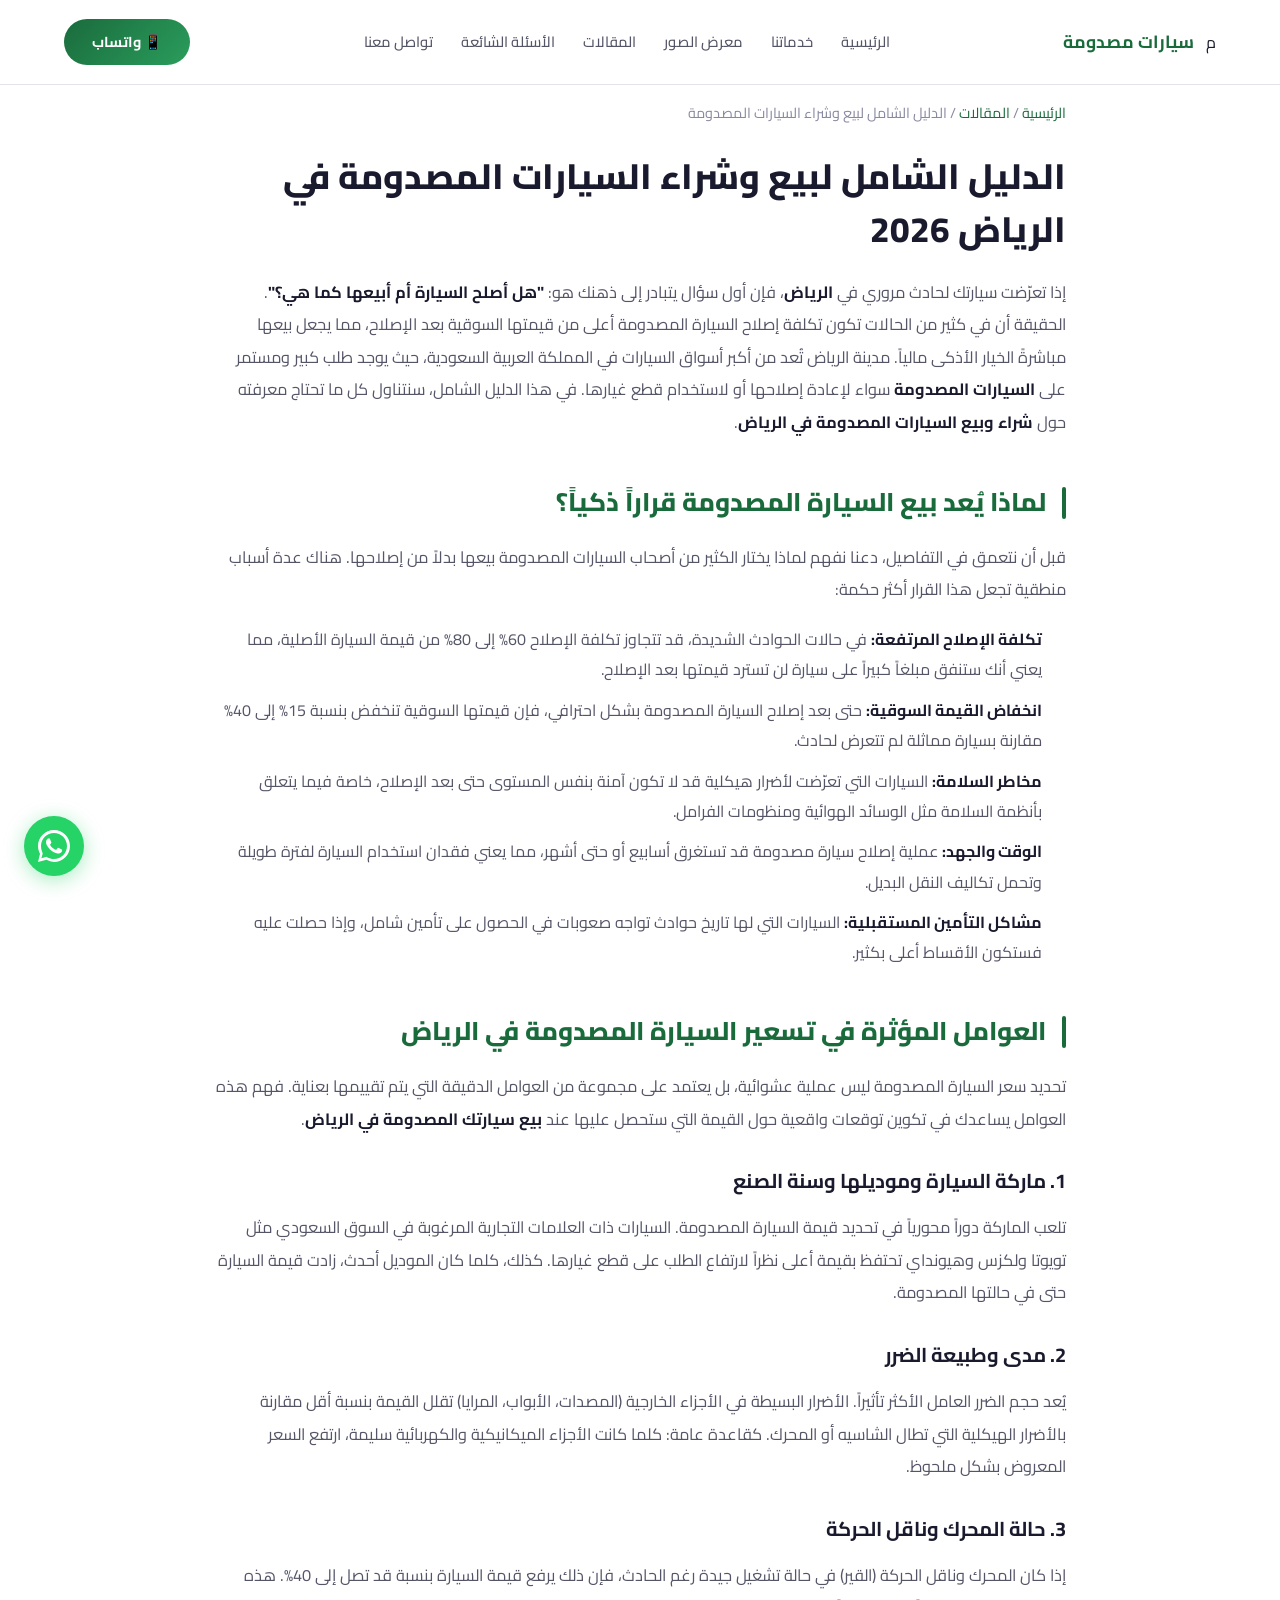
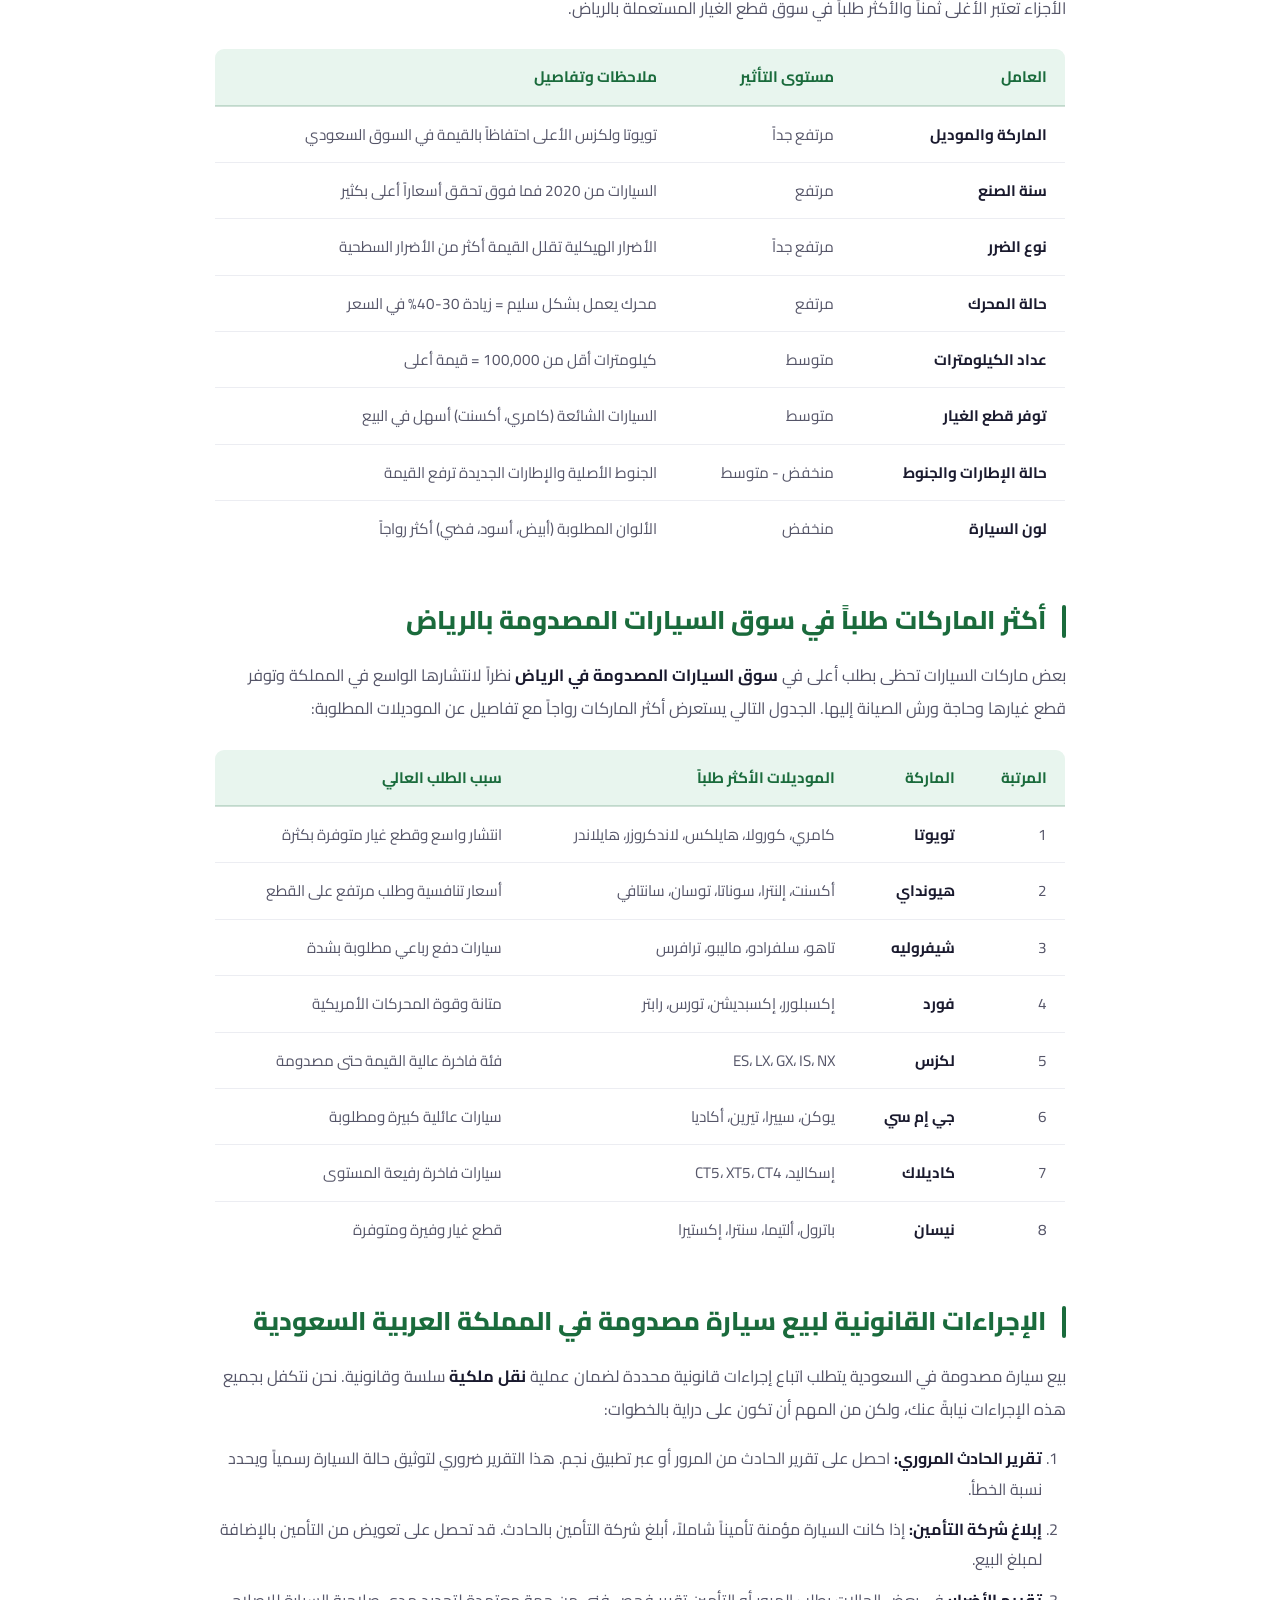
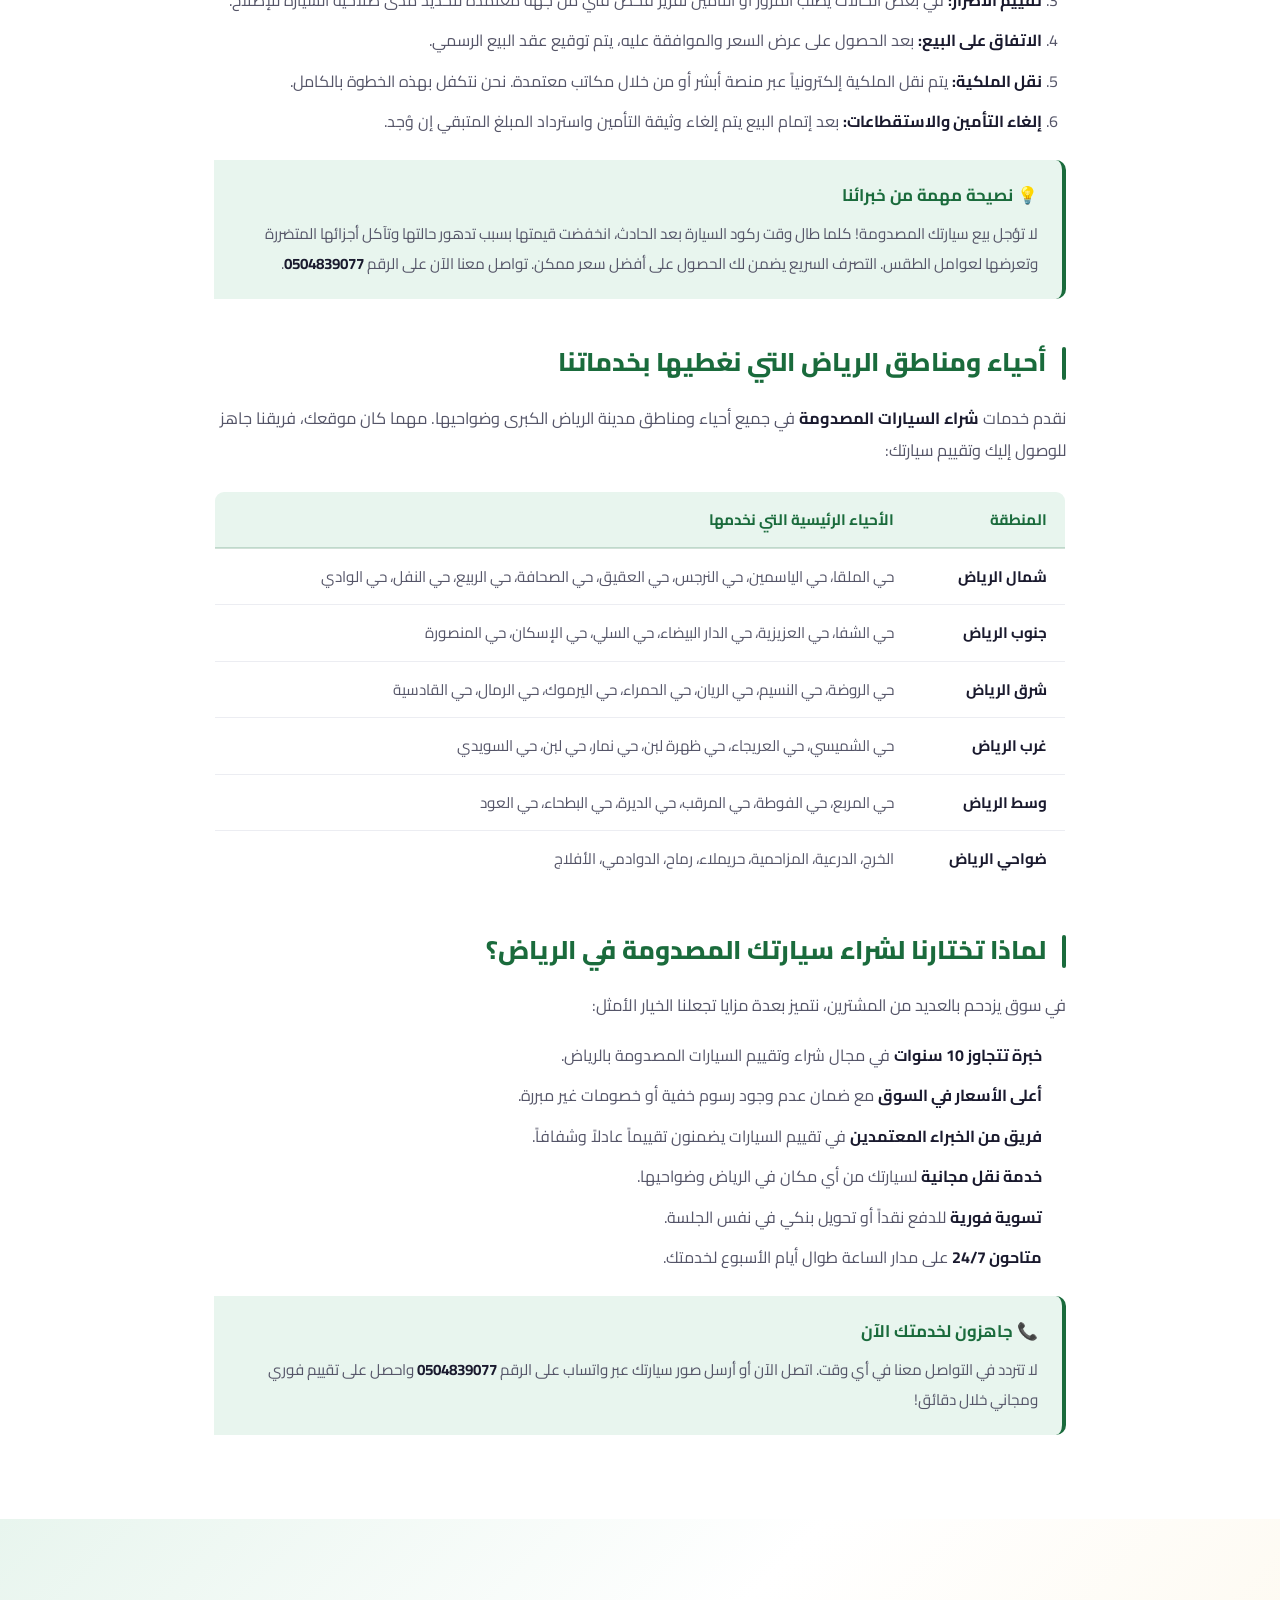
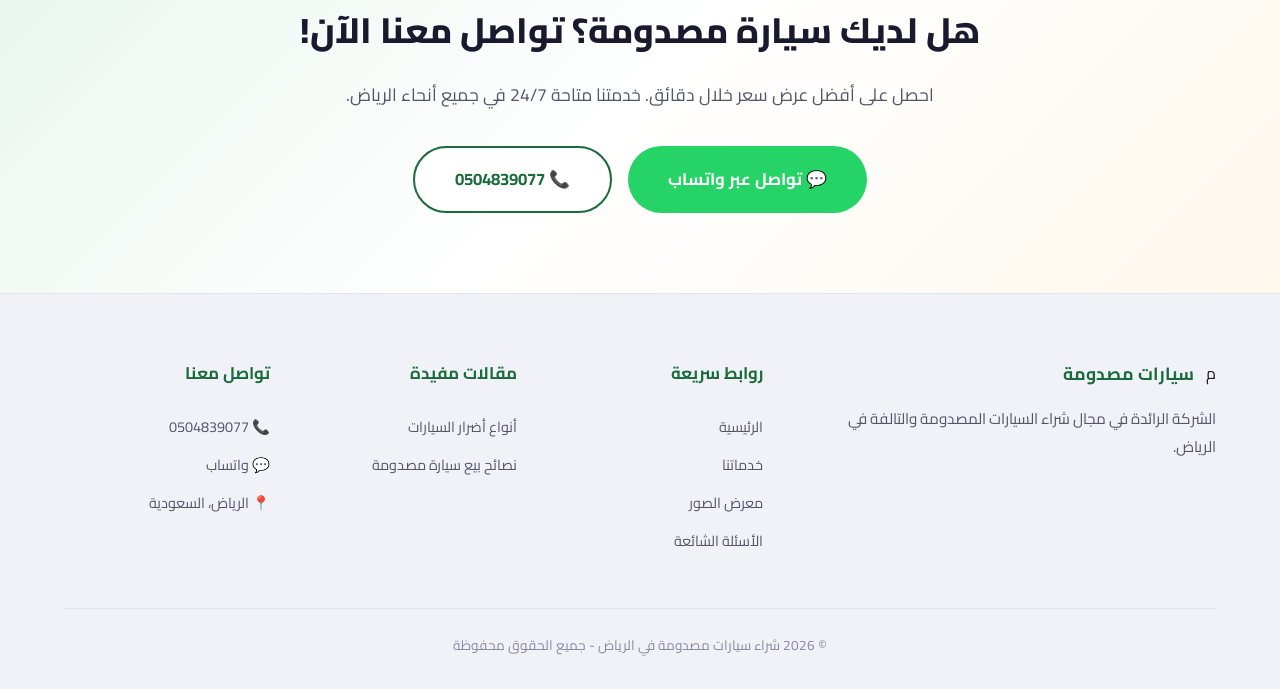
<file: articles/دليل-شراء-سيارات-مصدومة-بالرياض.html>
<!DOCTYPE html>
<html lang="ar" dir="rtl">
<head>
<meta charset="UTF-8">
<meta name="viewport" content="width=device-width, initial-scale=1.0">
<title>الدليل الشامل لبيع وشراء السيارات المصدومة في الرياض 2026 | أفضل الأسعار</title>
<meta name="description" content="دليل شامل ومفصل حول بيع وشراء السيارات المصدومة في الرياض. تعرف على العوامل المؤثرة في التسعير، الإجراءات القانونية، أكثر الماركات طلباً، وأفضل النصائح للحصول على أعلى سعر. اتصل 0504839077">
<meta name="keywords" content="شراء سيارات مصدومة الرياض, بيع سيارة مصدومة, تقييم سيارة مصدومة, إجراءات بيع سيارة تالفة, أسعار السيارات المصدومة, نقل ملكية سيارة مصدومة">
<meta name="robots" content="index, follow">
<meta property="og:title" content="الدليل الشامل لبيع وشراء السيارات المصدومة في الرياض 2026">
<meta property="og:description" content="كل ما تحتاج معرفته عن بيع سيارتك المصدومة بأعلى سعر في الرياض: العوامل، الإجراءات، النصائح">
<meta property="og:type" content="article">
<meta property="og:locale" content="ar_SA">
<link rel="canonical" href="https://alriyadhcars.com/articles/دليل-شراء-سيارات-مصدومة-بالرياض.html">
<link rel="stylesheet" href="../style.css">
<!-- Favicon -->
<link rel="icon" type="image/png" href="https://alriyadhcars.com/Assets/images/logo.png">
<link rel="shortcut icon" href="https://alriyadhcars.com/Assets/images/logo.png" type="image/x-icon">
<link rel="apple-touch-icon" href="https://alriyadhcars.com/Assets/images/logo.png">
<script type="application/ld+json">
{"@context":"https://schema.org","@type":"Article","headline":"الدليل الشامل لبيع وشراء السيارات المصدومة في الرياض 2026","description":"دليل شامل حول بيع وشراء السيارات المصدومة في الرياض","author":{"@type":"Organization","name":"شراء سيارات مصدومة في الرياض"},"publisher":{"@type":"Organization","name":"شراء سيارات مصدومة في الرياض","logo":{"@type":"ImageObject","url":"https://alriyadhcars.com/Assets/images/logo.png"}},"datePublished":"2026-04-02","dateModified":"2026-04-02","image":"https://alriyadhcars.com/Assets/images/شراء-سيارات-مصدومة-بالرياض.webp","mainEntityOfPage":{"@type":"WebPage","@id":"https://alriyadhcars.com/articles/دليل-شراء-سيارات-مصدومة-بالرياض.html"}}
</script>
</head>
<body>

<nav class="navbar" id="navbar">
<div class="container">
<a href="../index.html" class="nav-logo"><div class="logo-icon">م</div><span>سيارات مصدومة</span></a>
<div class="nav-links" id="navLinks">
<a href="../index.html">الرئيسية</a>
<a href="../index.html#services">خدماتنا</a>
<a href="../index.html#gallery">معرض الصور</a>
<a href="../index.html#articles">المقالات</a>
<a href="../index.html#faq">الأسئلة الشائعة</a>
<a href="../index.html#contact">تواصل معنا</a>
</div>
<a href="https://wa.me/966504839077" class="nav-cta">📱 واتساب</a>
<button class="mobile-toggle" id="mobileToggle" aria-label="القائمة"><span></span><span></span><span></span></button>
</div>
</nav>

<section class="article-page">
<div class="container">
<div class="breadcrumb"><a href="../index.html">الرئيسية</a> / <a href="../index.html#articles">المقالات</a> / الدليل الشامل لبيع وشراء السيارات المصدومة</div>
<article class="article-content">
<h1>الدليل الشامل لبيع وشراء السيارات المصدومة في الرياض 2026</h1>

<p>إذا تعرّضت سيارتك لحادث مروري في <strong>الرياض</strong>، فإن أول سؤال يتبادر إلى ذهنك هو: <strong>"هل أصلح السيارة أم أبيعها كما هي؟"</strong>. الحقيقة أن في كثير من الحالات تكون تكلفة إصلاح السيارة المصدومة أعلى من قيمتها السوقية بعد الإصلاح، مما يجعل بيعها مباشرةً الخيار الأذكى مالياً. مدينة الرياض تُعد من أكبر أسواق السيارات في المملكة العربية السعودية، حيث يوجد طلب كبير ومستمر على <strong>السيارات المصدومة</strong> سواء لإعادة إصلاحها أو لاستخدام قطع غيارها. في هذا الدليل الشامل، سنتناول كل ما تحتاج معرفته حول <strong>شراء وبيع السيارات المصدومة في الرياض</strong>.</p>

<h2>لماذا يُعد بيع السيارة المصدومة قراراً ذكياً؟</h2>
<p>قبل أن نتعمق في التفاصيل، دعنا نفهم لماذا يختار الكثير من أصحاب السيارات المصدومة بيعها بدلاً من إصلاحها. هناك عدة أسباب منطقية تجعل هذا القرار أكثر حكمة:</p>
<ul>
<li><strong>تكلفة الإصلاح المرتفعة:</strong> في حالات الحوادث الشديدة، قد تتجاوز تكلفة الإصلاح 60% إلى 80% من قيمة السيارة الأصلية، مما يعني أنك ستنفق مبلغاً كبيراً على سيارة لن تسترد قيمتها بعد الإصلاح.</li>
<li><strong>انخفاض القيمة السوقية:</strong> حتى بعد إصلاح السيارة المصدومة بشكل احترافي، فإن قيمتها السوقية تنخفض بنسبة 15% إلى 40% مقارنة بسيارة مماثلة لم تتعرض لحادث.</li>
<li><strong>مخاطر السلامة:</strong> السيارات التي تعرّضت لأضرار هيكلية قد لا تكون آمنة بنفس المستوى حتى بعد الإصلاح، خاصة فيما يتعلق بأنظمة السلامة مثل الوسائد الهوائية ومنظومات الفرامل.</li>
<li><strong>الوقت والجهد:</strong> عملية إصلاح سيارة مصدومة قد تستغرق أسابيع أو حتى أشهر، مما يعني فقدان استخدام السيارة لفترة طويلة وتحمل تكاليف النقل البديل.</li>
<li><strong>مشاكل التأمين المستقبلية:</strong> السيارات التي لها تاريخ حوادث تواجه صعوبات في الحصول على تأمين شامل، وإذا حصلت عليه فستكون الأقساط أعلى بكثير.</li>
</ul>

<h2>العوامل المؤثرة في تسعير السيارة المصدومة في الرياض</h2>
<p>تحديد سعر السيارة المصدومة ليس عملية عشوائية، بل يعتمد على مجموعة من العوامل الدقيقة التي يتم تقييمها بعناية. فهم هذه العوامل يساعدك في تكوين توقعات واقعية حول القيمة التي ستحصل عليها عند <strong>بيع سيارتك المصدومة في الرياض</strong>.</p>

<h3>1. ماركة السيارة وموديلها وسنة الصنع</h3>
<p>تلعب الماركة دوراً محورياً في تحديد قيمة السيارة المصدومة. السيارات ذات العلامات التجارية المرغوبة في السوق السعودي مثل تويوتا ولكزس وهيونداي تحتفظ بقيمة أعلى نظراً لارتفاع الطلب على قطع غيارها. كذلك، كلما كان الموديل أحدث، زادت قيمة السيارة حتى في حالتها المصدومة.</p>

<h3>2. مدى وطبيعة الضرر</h3>
<p>يُعد حجم الضرر العامل الأكثر تأثيراً. الأضرار البسيطة في الأجزاء الخارجية (المصدات، الأبواب، المرايا) تقلل القيمة بنسبة أقل مقارنة بالأضرار الهيكلية التي تطال الشاسيه أو المحرك. كقاعدة عامة: كلما كانت الأجزاء الميكانيكية والكهربائية سليمة، ارتفع السعر المعروض بشكل ملحوظ.</p>

<h3>3. حالة المحرك وناقل الحركة</h3>
<p>إذا كان المحرك وناقل الحركة (القير) في حالة تشغيل جيدة رغم الحادث، فإن ذلك يرفع قيمة السيارة بنسبة قد تصل إلى 40%. هذه الأجزاء تعتبر الأغلى ثمناً والأكثر طلباً في سوق قطع الغيار المستعملة بالرياض.</p>

<table class="article-table">
<thead><tr><th>العامل</th><th>مستوى التأثير</th><th>ملاحظات وتفاصيل</th></tr></thead>
<tbody>
<tr><td><strong>الماركة والموديل</strong></td><td>مرتفع جداً</td><td>تويوتا ولكزس الأعلى احتفاظاً بالقيمة في السوق السعودي</td></tr>
<tr><td><strong>سنة الصنع</strong></td><td>مرتفع</td><td>السيارات من 2020 فما فوق تحقق أسعاراً أعلى بكثير</td></tr>
<tr><td><strong>نوع الضرر</strong></td><td>مرتفع جداً</td><td>الأضرار الهيكلية تقلل القيمة أكثر من الأضرار السطحية</td></tr>
<tr><td><strong>حالة المحرك</strong></td><td>مرتفع</td><td>محرك يعمل بشكل سليم = زيادة 30-40% في السعر</td></tr>
<tr><td><strong>عداد الكيلومترات</strong></td><td>متوسط</td><td>كيلومترات أقل من 100,000 = قيمة أعلى</td></tr>
<tr><td><strong>توفر قطع الغيار</strong></td><td>متوسط</td><td>السيارات الشائعة (كامري، أكسنت) أسهل في البيع</td></tr>
<tr><td><strong>حالة الإطارات والجنوط</strong></td><td>منخفض - متوسط</td><td>الجنوط الأصلية والإطارات الجديدة ترفع القيمة</td></tr>
<tr><td><strong>لون السيارة</strong></td><td>منخفض</td><td>الألوان المطلوبة (أبيض، أسود، فضي) أكثر رواجاً</td></tr>
</tbody>
</table>

<h2>أكثر الماركات طلباً في سوق السيارات المصدومة بالرياض</h2>
<p>بعض ماركات السيارات تحظى بطلب أعلى في <strong>سوق السيارات المصدومة في الرياض</strong> نظراً لانتشارها الواسع في المملكة وتوفر قطع غيارها وحاجة ورش الصيانة إليها. الجدول التالي يستعرض أكثر الماركات رواجاً مع تفاصيل عن الموديلات المطلوبة:</p>

<table class="article-table">
<thead><tr><th>المرتبة</th><th>الماركة</th><th>الموديلات الأكثر طلباً</th><th>سبب الطلب العالي</th></tr></thead>
<tbody>
<tr><td>1</td><td><strong>تويوتا</strong></td><td>كامري، كورولا، هايلكس، لاندكروزر، هايلاندر</td><td>انتشار واسع وقطع غيار متوفرة بكثرة</td></tr>
<tr><td>2</td><td><strong>هيونداي</strong></td><td>أكسنت، إلنترا، سوناتا، توسان، سانتافي</td><td>أسعار تنافسية وطلب مرتفع على القطع</td></tr>
<tr><td>3</td><td><strong>شيفروليه</strong></td><td>تاهو، سلفرادو، ماليبو، ترافرس</td><td>سيارات دفع رباعي مطلوبة بشدة</td></tr>
<tr><td>4</td><td><strong>فورد</strong></td><td>إكسبلورر، إكسبديشن، تورس، رابتر</td><td>متانة وقوة المحركات الأمريكية</td></tr>
<tr><td>5</td><td><strong>لكزس</strong></td><td>ES، LX، GX، IS، NX</td><td>فئة فاخرة عالية القيمة حتى مصدومة</td></tr>
<tr><td>6</td><td><strong>جي إم سي</strong></td><td>يوكن، سييرا، تيرين، أكاديا</td><td>سيارات عائلية كبيرة ومطلوبة</td></tr>
<tr><td>7</td><td><strong>كاديلاك</strong></td><td>إسكاليد، CT5، XT5، CT4</td><td>سيارات فاخرة رفيعة المستوى</td></tr>
<tr><td>8</td><td><strong>نيسان</strong></td><td>باترول، ألتيما، سنترا، إكستيرا</td><td>قطع غيار وفيرة ومتوفرة</td></tr>
</tbody>
</table>

<h2>الإجراءات القانونية لبيع سيارة مصدومة في المملكة العربية السعودية</h2>
<p>بيع سيارة مصدومة في السعودية يتطلب اتباع إجراءات قانونية محددة لضمان عملية <strong>نقل ملكية</strong> سلسة وقانونية. نحن نتكفل بجميع هذه الإجراءات نيابةً عنك، ولكن من المهم أن تكون على دراية بالخطوات:</p>
<ol>
<li><strong>تقرير الحادث المروري:</strong> احصل على تقرير الحادث من المرور أو عبر تطبيق نجم. هذا التقرير ضروري لتوثيق حالة السيارة رسمياً ويحدد نسبة الخطأ.</li>
<li><strong>إبلاغ شركة التأمين:</strong> إذا كانت السيارة مؤمنة تأميناً شاملاً، أبلغ شركة التأمين بالحادث. قد تحصل على تعويض من التأمين بالإضافة لمبلغ البيع.</li>
<li><strong>تقييم الأضرار:</strong> في بعض الحالات يطلب المرور أو التأمين تقرير فحص فني من جهة معتمدة لتحديد مدى صلاحية السيارة للإصلاح.</li>
<li><strong>الاتفاق على البيع:</strong> بعد الحصول على عرض السعر والموافقة عليه، يتم توقيع عقد البيع الرسمي.</li>
<li><strong>نقل الملكية:</strong> يتم نقل الملكية إلكترونياً عبر منصة أبشر أو من خلال مكاتب معتمدة. نحن نتكفل بهذه الخطوة بالكامل.</li>
<li><strong>إلغاء التأمين والاستقطاعات:</strong> بعد إتمام البيع يتم إلغاء وثيقة التأمين واسترداد المبلغ المتبقي إن وُجد.</li>
</ol>

<div class="info-box">
<h4>💡 نصيحة مهمة من خبرائنا</h4>
<p>لا تؤجل بيع سيارتك المصدومة! كلما طال وقت ركود السيارة بعد الحادث، انخفضت قيمتها بسبب تدهور حالتها وتآكل أجزائها المتضررة وتعرضها لعوامل الطقس. التصرف السريع يضمن لك الحصول على أفضل سعر ممكن. تواصل معنا الآن على الرقم <strong>0504839077</strong>.</p>
</div>

<h2>أحياء ومناطق الرياض التي نغطيها بخدماتنا</h2>
<p>نقدم خدمات <strong>شراء السيارات المصدومة</strong> في جميع أحياء ومناطق مدينة الرياض الكبرى وضواحيها. مهما كان موقعك، فريقنا جاهز للوصول إليك وتقييم سيارتك:</p>

<table class="article-table">
<thead><tr><th>المنطقة</th><th>الأحياء الرئيسية التي نخدمها</th></tr></thead>
<tbody>
<tr><td><strong>شمال الرياض</strong></td><td>حي الملقا، حي الياسمين، حي النرجس، حي العقيق، حي الصحافة، حي الربيع، حي النفل، حي الوادي</td></tr>
<tr><td><strong>جنوب الرياض</strong></td><td>حي الشفا، حي العزيزية، حي الدار البيضاء، حي السلي، حي الإسكان، حي المنصورة</td></tr>
<tr><td><strong>شرق الرياض</strong></td><td>حي الروضة، حي النسيم، حي الريان، حي الحمراء، حي اليرموك، حي الرمال، حي القادسية</td></tr>
<tr><td><strong>غرب الرياض</strong></td><td>حي الشميسي، حي العريجاء، حي ظهرة لبن، حي نمار، حي لبن، حي السويدي</td></tr>
<tr><td><strong>وسط الرياض</strong></td><td>حي المربع، حي الفوطة، حي المرقب، حي الديرة، حي البطحاء، حي العود</td></tr>
<tr><td><strong>ضواحي الرياض</strong></td><td>الخرج، الدرعية، المزاحمية، حريملاء، رماح، الدوادمي، الأفلاج</td></tr>
</tbody>
</table>

<h2>لماذا تختارنا لشراء سيارتك المصدومة في الرياض؟</h2>
<p>في سوق يزدحم بالعديد من المشترين، نتميز بعدة مزايا تجعلنا الخيار الأمثل:</p>
<ul>
<li><strong>خبرة تتجاوز 10 سنوات</strong> في مجال شراء وتقييم السيارات المصدومة بالرياض.</li>
<li><strong>أعلى الأسعار في السوق</strong> مع ضمان عدم وجود رسوم خفية أو خصومات غير مبررة.</li>
<li><strong>فريق من الخبراء المعتمدين</strong> في تقييم السيارات يضمنون تقييماً عادلاً وشفافاً.</li>
<li><strong>خدمة نقل مجانية</strong> لسيارتك من أي مكان في الرياض وضواحيها.</li>
<li><strong>تسوية فورية</strong> للدفع نقداً أو تحويل بنكي في نفس الجلسة.</li>
<li><strong>متاحون 24/7</strong> على مدار الساعة طوال أيام الأسبوع لخدمتك.</li>
</ul>

<div class="info-box">
<h4>📞 جاهزون لخدمتك الآن</h4>
<p>لا تتردد في التواصل معنا في أي وقت. اتصل الآن أو أرسل صور سيارتك عبر واتساب على الرقم <strong>0504839077</strong> واحصل على تقييم فوري ومجاني خلال دقائق!</p>
</div>

</article>
</div>
</section>

<!-- CTA -->
<section class="cta-section" id="contact">
<div class="container">
<h2>هل لديك سيارة مصدومة؟ تواصل معنا الآن!</h2>
<p>احصل على أفضل عرض سعر خلال دقائق. خدمتنا متاحة 24/7 في جميع أنحاء الرياض.</p>
<div class="cta-buttons">
<a href="https://wa.me/966504839077" class="whatsapp-btn">💬 تواصل عبر واتساب</a>
<a href="tel:+966504839077" class="phone-btn">📞 0504839077</a>
</div>
</div>
</section>

<footer class="footer">
<div class="container">
<div class="footer-grid">
<div class="footer-brand"><a href="../index.html" class="nav-logo"><div class="logo-icon">م</div><span>سيارات مصدومة</span></a><p>الشركة الرائدة في مجال شراء السيارات المصدومة والتالفة في الرياض.</p></div>
<div class="footer-col"><h4>روابط سريعة</h4><a href="../index.html">الرئيسية</a><a href="../index.html#services">خدماتنا</a><a href="../index.html#gallery">معرض الصور</a><a href="../index.html#faq">الأسئلة الشائعة</a></div>
<div class="footer-col"><h4>مقالات مفيدة</h4><a href="انواع-اضرار-السيارات-المصدومة.html">أنواع أضرار السيارات</a><a href="نصائح-بيع-سيارة-مصدومة.html">نصائح بيع سيارة مصدومة</a></div>
<div class="footer-col"><h4>تواصل معنا</h4><a href="tel:+966504839077">📞 0504839077</a><a href="https://wa.me/966504839077">💬 واتساب</a><a href="#">📍 الرياض، السعودية</a></div>
</div>
<div class="footer-bottom"><p>© 2026 شراء سيارات مصدومة في الرياض - جميع الحقوق محفوظة</p></div>
</div>
</footer>

<a href="https://wa.me/966504839077" class="floating-whatsapp" aria-label="تواصل واتساب"><svg viewBox="0 0 24 24"><path d="M17.472 14.382c-.297-.149-1.758-.867-2.03-.967-.273-.099-.471-.148-.67.15-.197.297-.767.966-.94 1.164-.173.199-.347.223-.644.075-.297-.15-1.255-.463-2.39-1.475-.883-.788-1.48-1.761-1.653-2.059-.173-.297-.018-.458.13-.606.134-.133.298-.347.446-.52.149-.174.198-.298.298-.497.099-.198.05-.371-.025-.52-.075-.149-.669-1.612-.916-2.207-.242-.579-.487-.5-.669-.51-.173-.008-.371-.01-.57-.01-.198 0-.52.074-.792.372-.272.297-1.04 1.016-1.04 2.479 0 1.462 1.065 2.875 1.213 3.074.149.198 2.096 3.2 5.077 4.487.709.306 1.262.489 1.694.625.712.227 1.36.195 1.871.118.571-.085 1.758-.719 2.006-1.413.248-.694.248-1.289.173-1.413-.074-.124-.272-.198-.57-.347z"/><path d="M12 0C5.373 0 0 5.373 0 12c0 2.119.553 4.109 1.518 5.838L0 24l6.336-1.63A11.95 11.95 0 0012 24c6.627 0 12-5.373 12-12S18.627 0 12 0zm0 21.75c-1.875 0-3.656-.506-5.213-1.392l-.375-.22-3.862.994 1.031-3.75-.244-.388A9.71 9.71 0 012.25 12c0-5.385 4.365-9.75 9.75-9.75s9.75 4.365 9.75 9.75-4.365 9.75-9.75 9.75z"/></svg></a>
<script src="../script.js"></script>
</body>
</html>
</file>
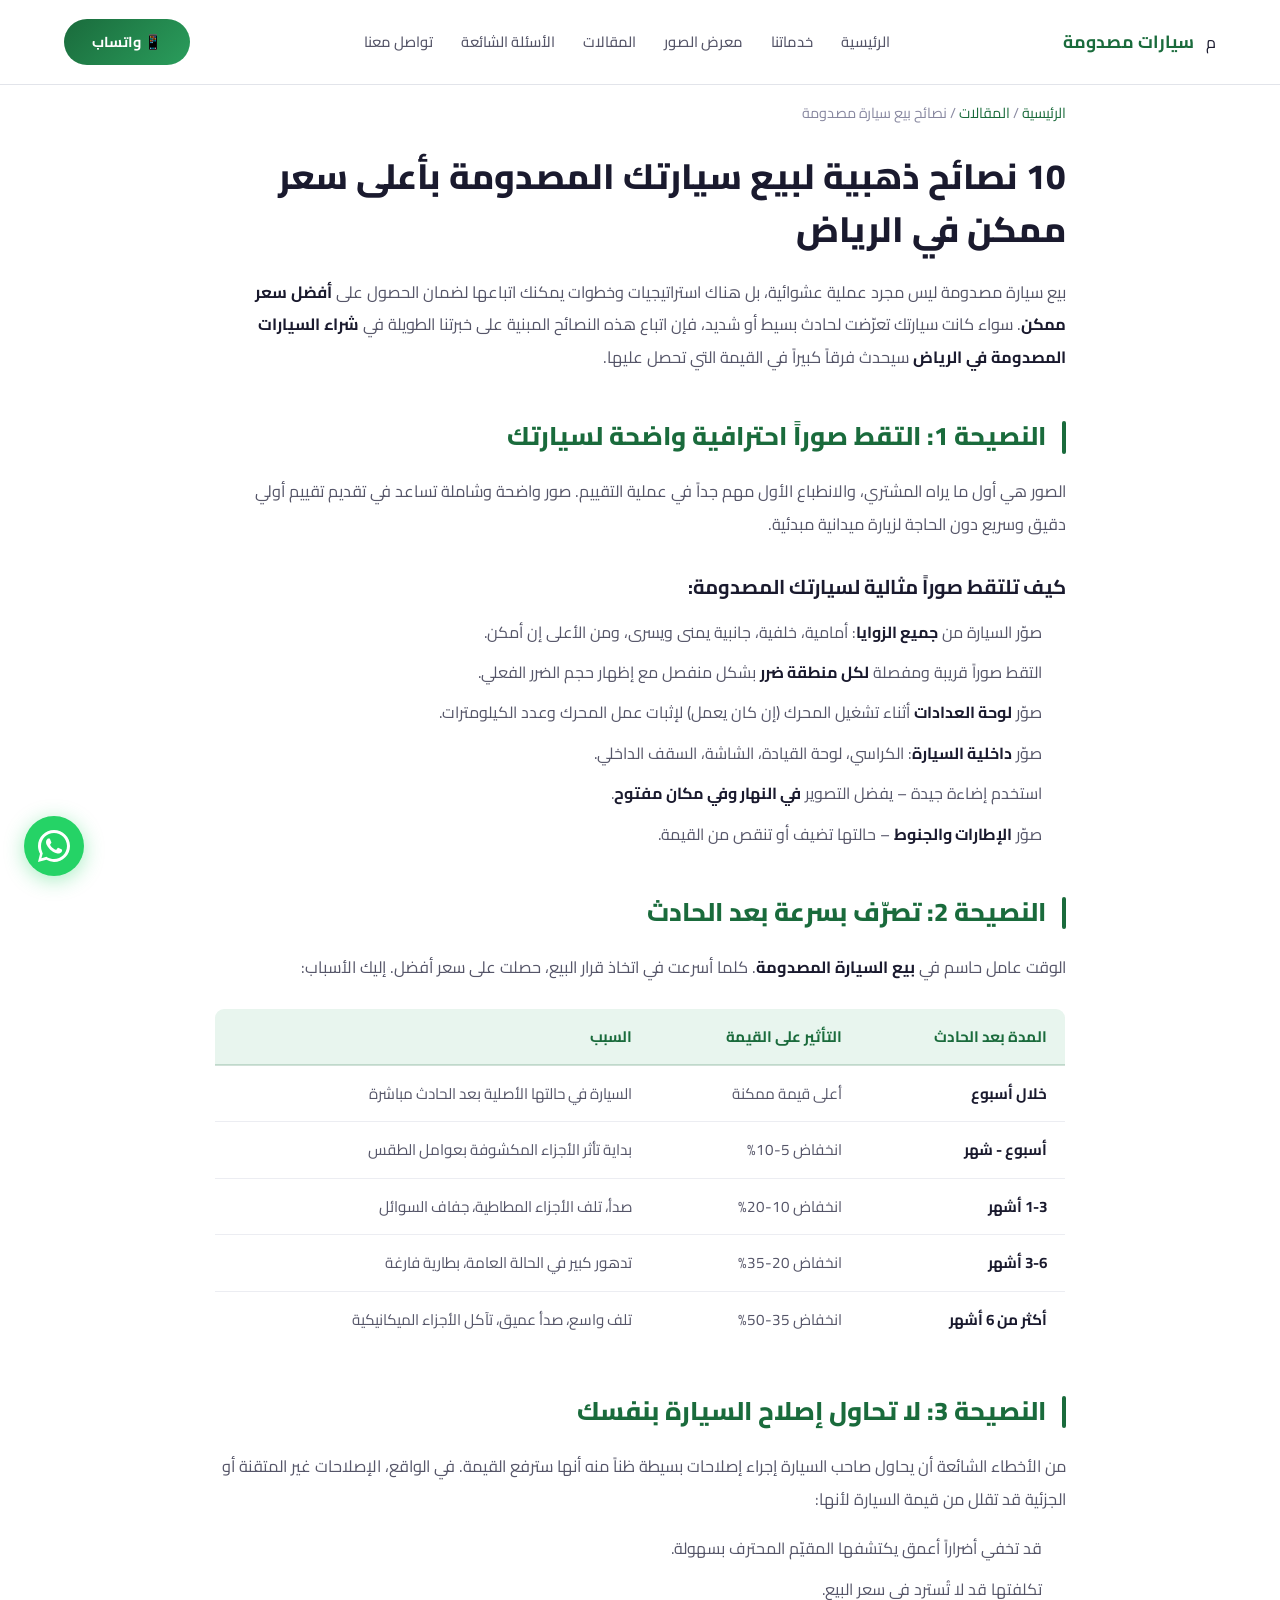
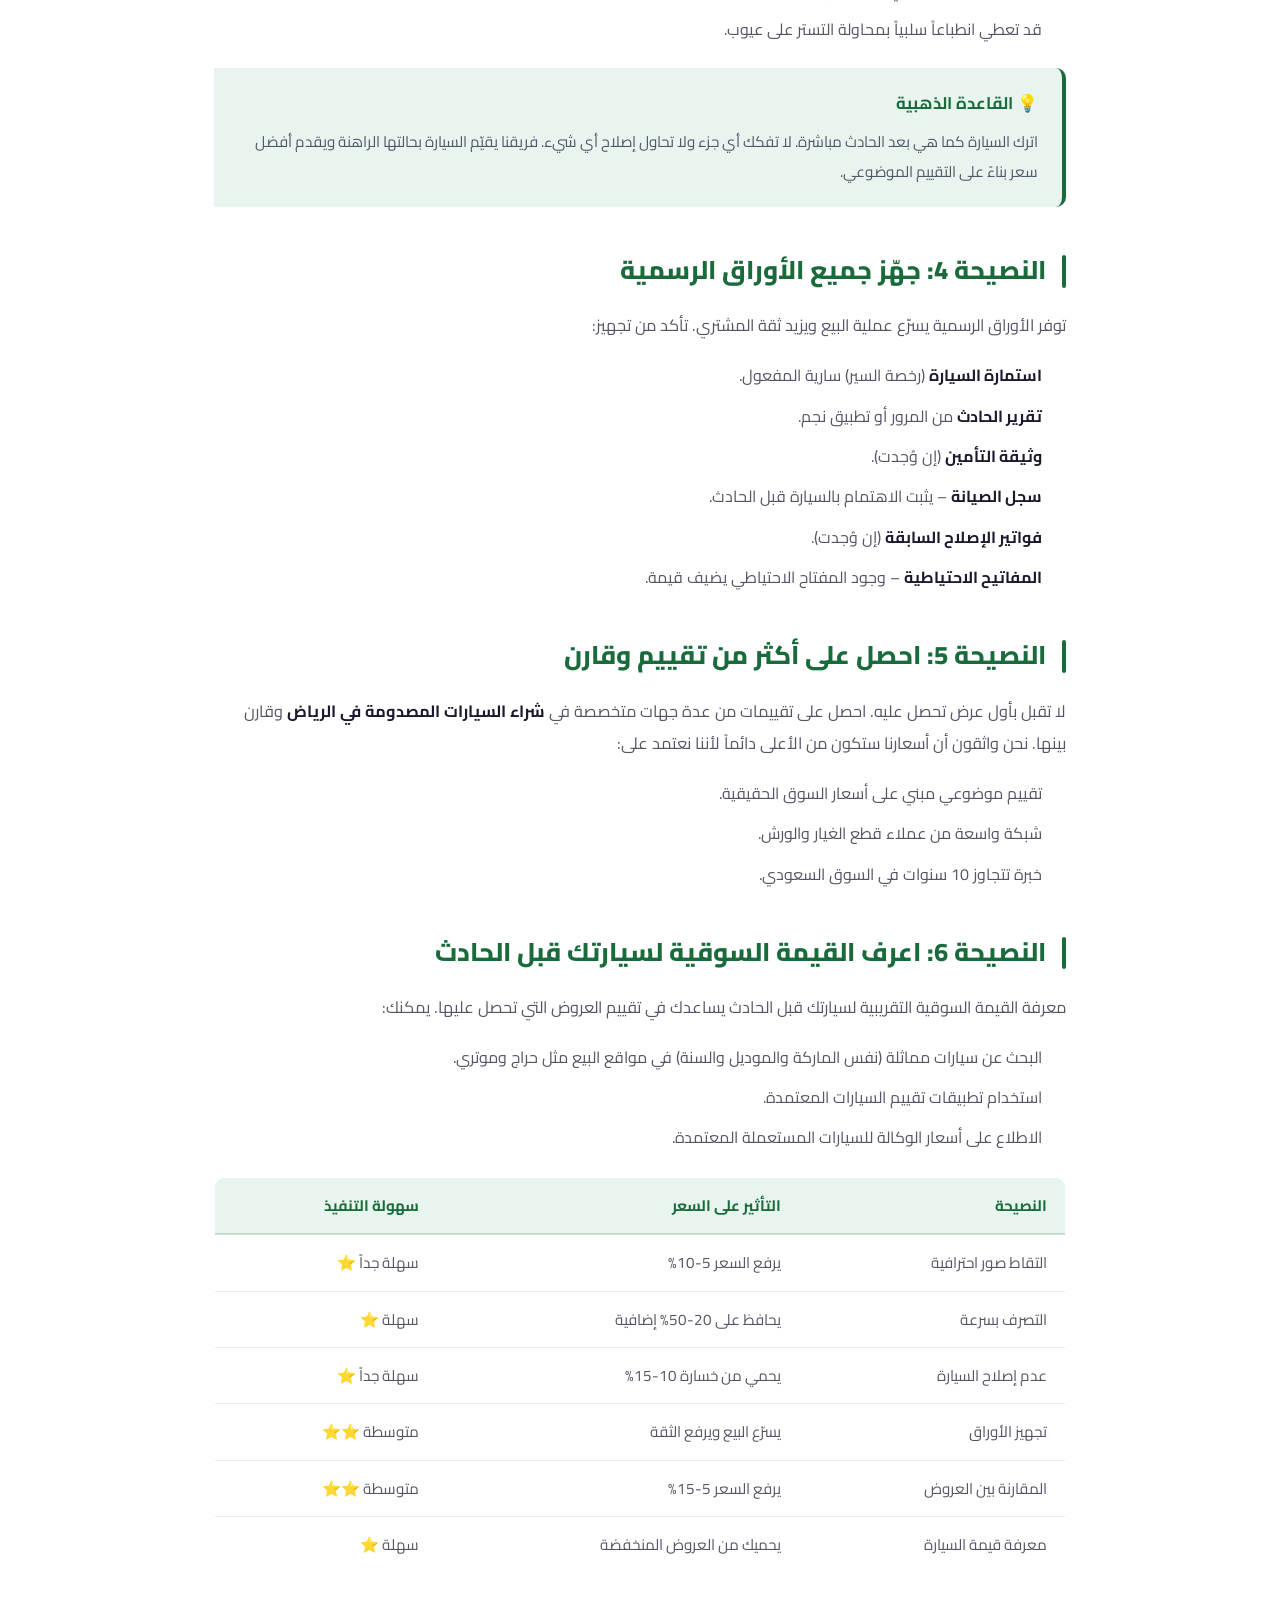
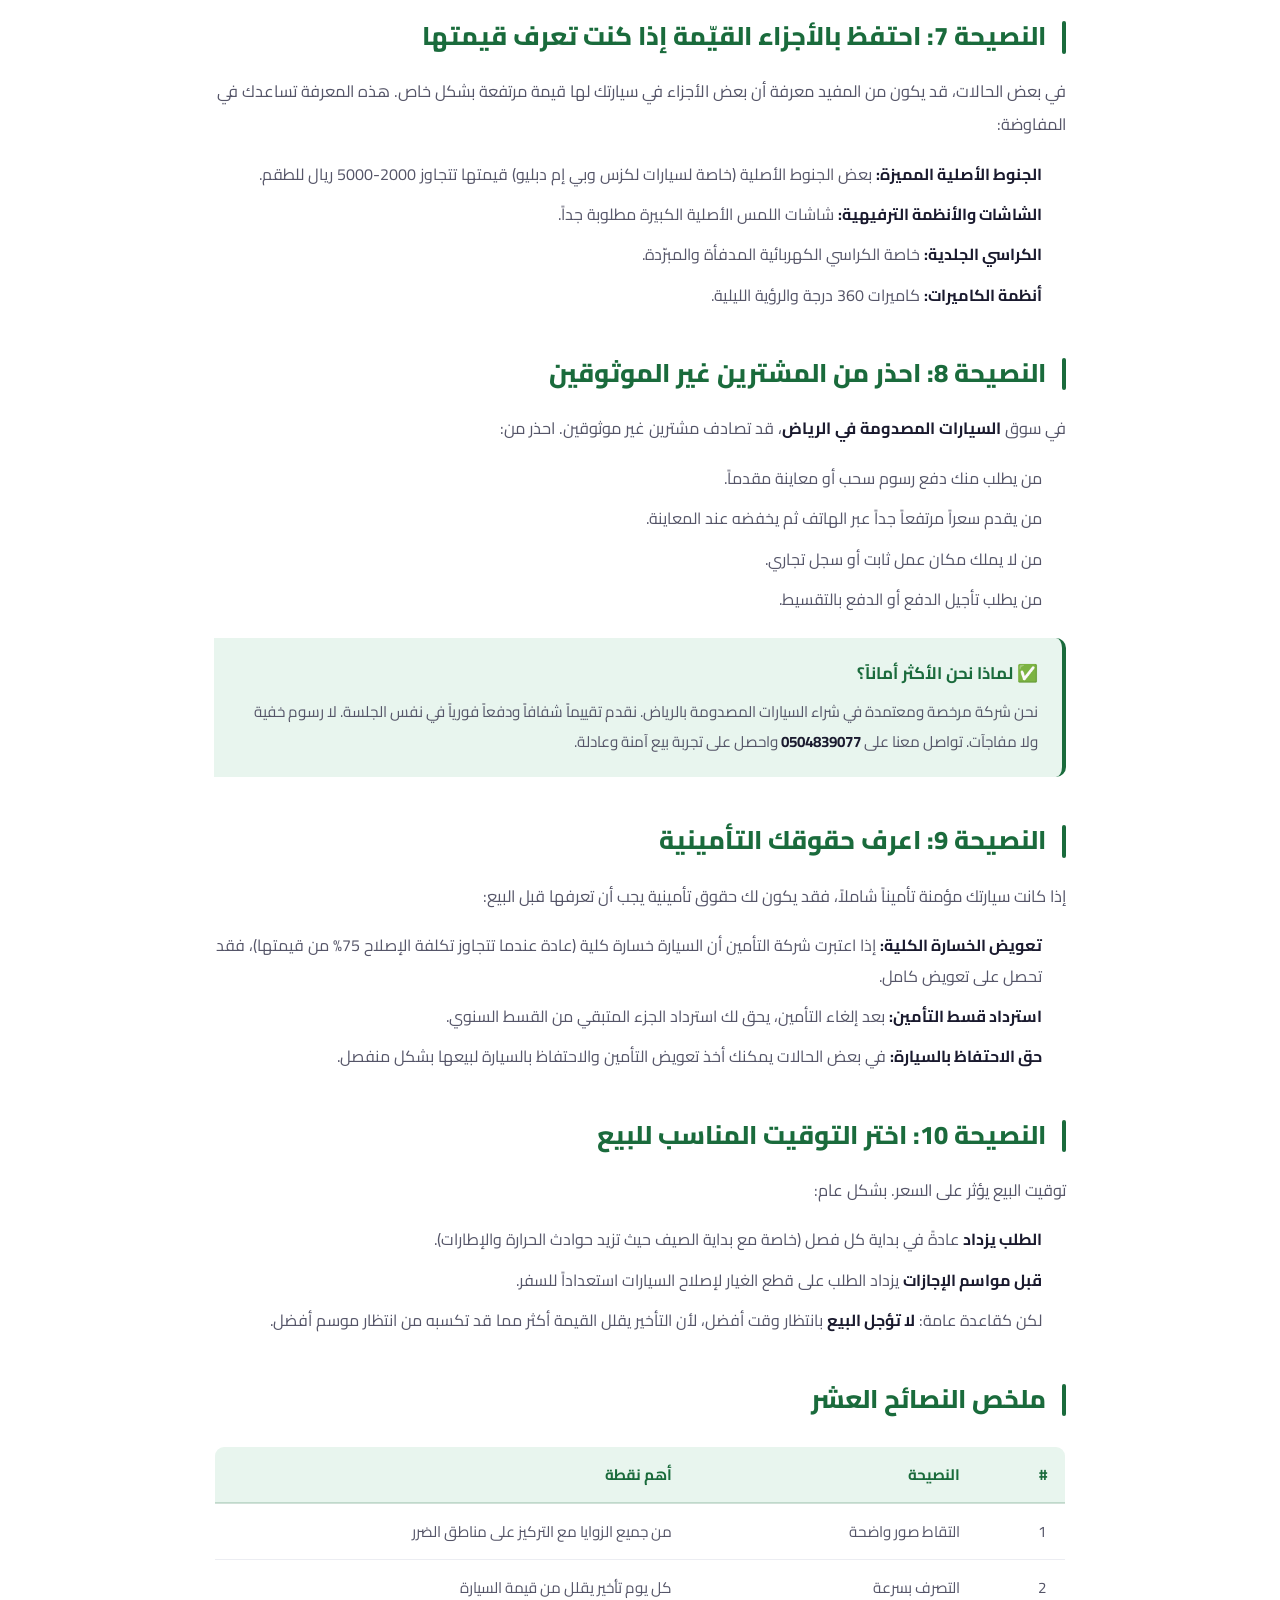
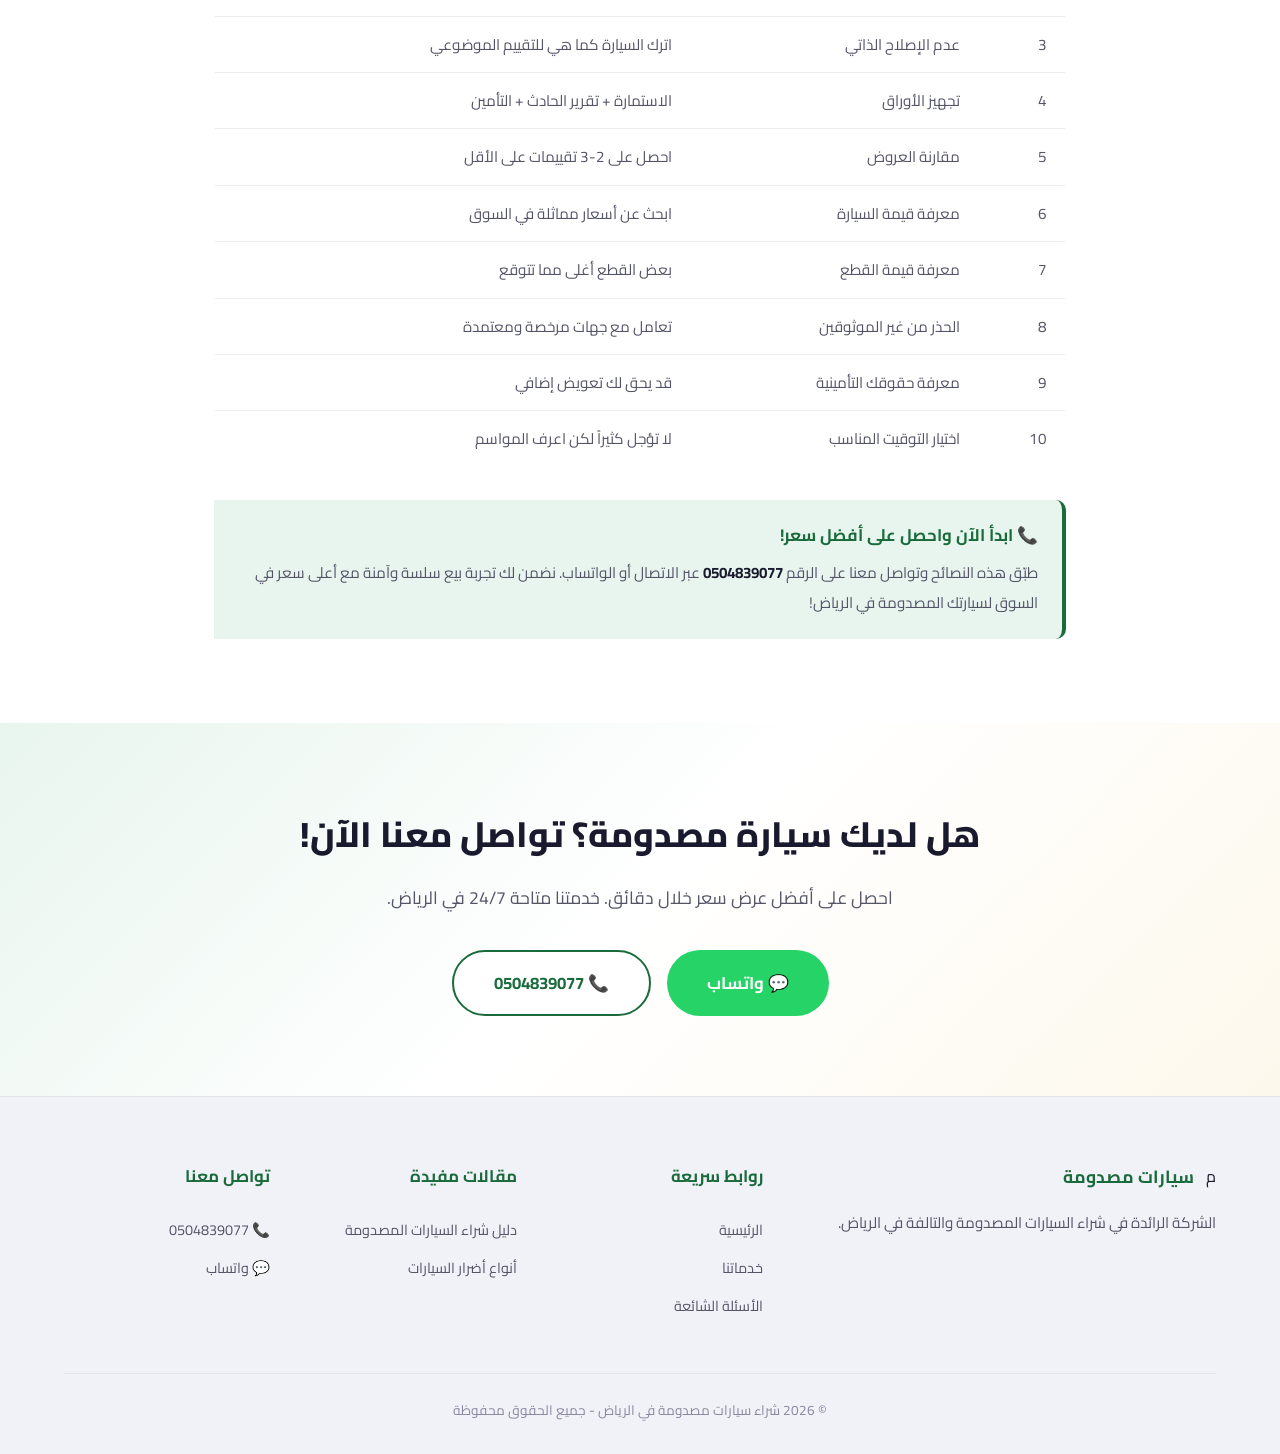
<file: articles/نصائح-بيع-سيارة-مصدومة.html>
<!DOCTYPE html>
<html lang="ar" dir="rtl">
<head>
<meta charset="UTF-8">
<meta name="viewport" content="width=device-width, initial-scale=1.0">
<title>10 نصائح ذهبية لبيع سيارتك المصدومة بأعلى سعر ممكن في الرياض 2026</title>
<meta name="description" content="نصائح عملية مجربة من خبراء شراء السيارات المصدومة لمساعدتك في الحصول على أفضل صفقة عند بيع سيارتك المصدومة أو التالفة في الرياض. اتصل 0504839077">
<meta name="keywords" content="نصائح بيع سيارة مصدومة, كيف أبيع سيارتي المصدومة, أفضل سعر سيارة مصدومة, بيع سيارة تالفة الرياض, نصائح بيع سيارة حادث">
<meta name="robots" content="index, follow">
<meta property="og:title" content="10 نصائح ذهبية لبيع سيارتك المصدومة بأعلى سعر ممكن">
<meta property="og:description" content="نصائح عملية من خبراء لمساعدتك في بيع سيارتك المصدومة بأفضل سعر في الرياض">
<meta property="og:type" content="article">
<link rel="canonical" href="https://alriyadhcars.com/articles/نصائح-بيع-سيارة-مصدومة.html">
<link rel="stylesheet" href="../style.css">
<!-- Favicon -->
<link rel="icon" type="image/png" href="https://alriyadhcars.com/Assets/images/logo.png">
<link rel="shortcut icon" href="https://alriyadhcars.com/Assets/images/logo.png" type="image/x-icon">
<link rel="apple-touch-icon" href="https://alriyadhcars.com/Assets/images/logo.png">
<script type="application/ld+json">
{"@context":"https://schema.org","@type":"Article","headline":"10 نصائح ذهبية لبيع سيارتك المصدومة بأعلى سعر ممكن في الرياض","author":{"@type":"Organization","name":"شراء سيارات مصدومة في الرياض"},"publisher":{"@type":"Organization","name":"شراء سيارات مصدومة في الرياض","logo":{"@type":"ImageObject","url":"https://alriyadhcars.com/Assets/images/logo.png"}},"datePublished":"2026-04-02","dateModified":"2026-04-02","image":"https://alriyadhcars.com/Assets/images/images1.webp","mainEntityOfPage":{"@type":"WebPage","@id":"https://alriyadhcars.com/articles/نصائح-بيع-سيارة-مصدومة.html"}}
</script>
</head>
<body>

<nav class="navbar" id="navbar">
<div class="container">
<a href="../index.html" class="nav-logo"><div class="logo-icon">م</div><span>سيارات مصدومة</span></a>
<div class="nav-links" id="navLinks">
<a href="../index.html">الرئيسية</a><a href="../index.html#services">خدماتنا</a><a href="../index.html#gallery">معرض الصور</a><a href="../index.html#articles">المقالات</a><a href="../index.html#faq">الأسئلة الشائعة</a><a href="../index.html#contact">تواصل معنا</a>
</div>
<a href="https://wa.me/966504839077" class="nav-cta">📱 واتساب</a>
<button class="mobile-toggle" id="mobileToggle" aria-label="القائمة"><span></span><span></span><span></span></button>
</div>
</nav>

<section class="article-page">
<div class="container">
<div class="breadcrumb"><a href="../index.html">الرئيسية</a> / <a href="../index.html#articles">المقالات</a> / نصائح بيع سيارة مصدومة</div>
<article class="article-content">
<h1>10 نصائح ذهبية لبيع سيارتك المصدومة بأعلى سعر ممكن في الرياض</h1>

<p>بيع سيارة مصدومة ليس مجرد عملية عشوائية، بل هناك استراتيجيات وخطوات يمكنك اتباعها لضمان الحصول على <strong>أفضل سعر ممكن</strong>. سواء كانت سيارتك تعرّضت لحادث بسيط أو شديد، فإن اتباع هذه النصائح المبنية على خبرتنا الطويلة في <strong>شراء السيارات المصدومة في الرياض</strong> سيحدث فرقاً كبيراً في القيمة التي تحصل عليها.</p>

<h2>النصيحة 1: التقط صوراً احترافية واضحة لسيارتك</h2>
<p>الصور هي أول ما يراه المشتري، والانطباع الأول مهم جداً في عملية التقييم. صور واضحة وشاملة تساعد في تقديم تقييم أولي دقيق وسريع دون الحاجة لزيارة ميدانية مبدئية.</p>
<h3>كيف تلتقط صوراً مثالية لسيارتك المصدومة:</h3>
<ul>
<li>صوّر السيارة من <strong>جميع الزوايا</strong>: أمامية، خلفية، جانبية يمنى ويسرى، ومن الأعلى إن أمكن.</li>
<li>التقط صوراً قريبة ومفصلة <strong>لكل منطقة ضرر</strong> بشكل منفصل مع إظهار حجم الضرر الفعلي.</li>
<li>صوّر <strong>لوحة العدادات</strong> أثناء تشغيل المحرك (إن كان يعمل) لإثبات عمل المحرك وعدد الكيلومترات.</li>
<li>صوّر <strong>داخلية السيارة</strong>: الكراسي، لوحة القيادة، الشاشة، السقف الداخلي.</li>
<li>استخدم إضاءة جيدة – يفضل التصوير <strong>في النهار وفي مكان مفتوح</strong>.</li>
<li>صوّر <strong>الإطارات والجنوط</strong> – حالتها تضيف أو تنقص من القيمة.</li>
</ul>

<h2>النصيحة 2: تصرّف بسرعة بعد الحادث</h2>
<p>الوقت عامل حاسم في <strong>بيع السيارة المصدومة</strong>. كلما أسرعت في اتخاذ قرار البيع، حصلت على سعر أفضل. إليك الأسباب:</p>
<table class="article-table">
<thead><tr><th>المدة بعد الحادث</th><th>التأثير على القيمة</th><th>السبب</th></tr></thead>
<tbody>
<tr><td><strong>خلال أسبوع</strong></td><td>أعلى قيمة ممكنة</td><td>السيارة في حالتها الأصلية بعد الحادث مباشرة</td></tr>
<tr><td><strong>أسبوع - شهر</strong></td><td>انخفاض 5-10%</td><td>بداية تأثر الأجزاء المكشوفة بعوامل الطقس</td></tr>
<tr><td><strong>1-3 أشهر</strong></td><td>انخفاض 10-20%</td><td>صدأ، تلف الأجزاء المطاطية، جفاف السوائل</td></tr>
<tr><td><strong>3-6 أشهر</strong></td><td>انخفاض 20-35%</td><td>تدهور كبير في الحالة العامة، بطارية فارغة</td></tr>
<tr><td><strong>أكثر من 6 أشهر</strong></td><td>انخفاض 35-50%</td><td>تلف واسع، صدأ عميق، تآكل الأجزاء الميكانيكية</td></tr>
</tbody>
</table>

<h2>النصيحة 3: لا تحاول إصلاح السيارة بنفسك</h2>
<p>من الأخطاء الشائعة أن يحاول صاحب السيارة إجراء إصلاحات بسيطة ظناً منه أنها سترفع القيمة. في الواقع، الإصلاحات غير المتقنة أو الجزئية قد تقلل من قيمة السيارة لأنها:</p>
<ul>
<li>قد تخفي أضراراً أعمق يكتشفها المقيّم المحترف بسهولة.</li>
<li>تكلفتها قد لا تُسترد في سعر البيع.</li>
<li>قد تعطي انطباعاً سلبياً بمحاولة التستر على عيوب.</li>
</ul>

<div class="info-box">
<h4>💡 القاعدة الذهبية</h4>
<p>اترك السيارة كما هي بعد الحادث مباشرة. لا تفكك أي جزء ولا تحاول إصلاح أي شيء. فريقنا يقيّم السيارة بحالتها الراهنة ويقدم أفضل سعر بناءً على التقييم الموضوعي.</p>
</div>

<h2>النصيحة 4: جهّز جميع الأوراق الرسمية</h2>
<p>توفر الأوراق الرسمية يسرّع عملية البيع ويزيد ثقة المشتري. تأكد من تجهيز:</p>
<ul>
<li><strong>استمارة السيارة</strong> (رخصة السير) سارية المفعول.</li>
<li><strong>تقرير الحادث</strong> من المرور أو تطبيق نجم.</li>
<li><strong>وثيقة التأمين</strong> (إن وُجدت).</li>
<li><strong>سجل الصيانة</strong> – يثبت الاهتمام بالسيارة قبل الحادث.</li>
<li><strong>فواتير الإصلاح السابقة</strong> (إن وُجدت).</li>
<li><strong>المفاتيح الاحتياطية</strong> – وجود المفتاح الاحتياطي يضيف قيمة.</li>
</ul>

<h2>النصيحة 5: احصل على أكثر من تقييم وقارن</h2>
<p>لا تقبل بأول عرض تحصل عليه. احصل على تقييمات من عدة جهات متخصصة في <strong>شراء السيارات المصدومة في الرياض</strong> وقارن بينها. نحن واثقون أن أسعارنا ستكون من الأعلى دائماً لأننا نعتمد على:</p>
<ul>
<li>تقييم موضوعي مبني على أسعار السوق الحقيقية.</li>
<li>شبكة واسعة من عملاء قطع الغيار والورش.</li>
<li>خبرة تتجاوز 10 سنوات في السوق السعودي.</li>
</ul>

<h2>النصيحة 6: اعرف القيمة السوقية لسيارتك قبل الحادث</h2>
<p>معرفة القيمة السوقية التقريبية لسيارتك قبل الحادث يساعدك في تقييم العروض التي تحصل عليها. يمكنك:</p>
<ul>
<li>البحث عن سيارات مماثلة (نفس الماركة والموديل والسنة) في مواقع البيع مثل حراج وموتري.</li>
<li>استخدام تطبيقات تقييم السيارات المعتمدة.</li>
<li>الاطلاع على أسعار الوكالة للسيارات المستعملة المعتمدة.</li>
</ul>

<table class="article-table">
<thead><tr><th>النصيحة</th><th>التأثير على السعر</th><th>سهولة التنفيذ</th></tr></thead>
<tbody>
<tr><td>التقاط صور احترافية</td><td>يرفع السعر 5-10%</td><td>سهلة جداً ⭐</td></tr>
<tr><td>التصرف بسرعة</td><td>يحافظ على 20-50% إضافية</td><td>سهلة ⭐</td></tr>
<tr><td>عدم إصلاح السيارة</td><td>يحمي من خسارة 10-15%</td><td>سهلة جداً ⭐</td></tr>
<tr><td>تجهيز الأوراق</td><td>يسرّع البيع ويرفع الثقة</td><td>متوسطة ⭐⭐</td></tr>
<tr><td>المقارنة بين العروض</td><td>يرفع السعر 5-15%</td><td>متوسطة ⭐⭐</td></tr>
<tr><td>معرفة قيمة السيارة</td><td>يحميك من العروض المنخفضة</td><td>سهلة ⭐</td></tr>
</tbody>
</table>

<h2>النصيحة 7: احتفظ بالأجزاء القيّمة إذا كنت تعرف قيمتها</h2>
<p>في بعض الحالات، قد يكون من المفيد معرفة أن بعض الأجزاء في سيارتك لها قيمة مرتفعة بشكل خاص. هذه المعرفة تساعدك في المفاوضة:</p>
<ul>
<li><strong>الجنوط الأصلية المميزة:</strong> بعض الجنوط الأصلية (خاصة لسيارات لكزس وبي إم دبليو) قيمتها تتجاوز 2000-5000 ريال للطقم.</li>
<li><strong>الشاشات والأنظمة الترفيهية:</strong> شاشات اللمس الأصلية الكبيرة مطلوبة جداً.</li>
<li><strong>الكراسي الجلدية:</strong> خاصة الكراسي الكهربائية المدفأة والمبرّدة.</li>
<li><strong>أنظمة الكاميرات:</strong> كاميرات 360 درجة والرؤية الليلية.</li>
</ul>

<h2>النصيحة 8: احذر من المشترين غير الموثوقين</h2>
<p>في سوق <strong>السيارات المصدومة في الرياض</strong>، قد تصادف مشترين غير موثوقين. احذر من:</p>
<ul>
<li>من يطلب منك دفع رسوم سحب أو معاينة مقدماً.</li>
<li>من يقدم سعراً مرتفعاً جداً عبر الهاتف ثم يخفضه عند المعاينة.</li>
<li>من لا يملك مكان عمل ثابت أو سجل تجاري.</li>
<li>من يطلب تأجيل الدفع أو الدفع بالتقسيط.</li>
</ul>

<div class="info-box">
<h4>✅ لماذا نحن الأكثر أماناً؟</h4>
<p>نحن شركة مرخصة ومعتمدة في شراء السيارات المصدومة بالرياض. نقدم تقييماً شفافاً ودفعاً فورياً في نفس الجلسة. لا رسوم خفية ولا مفاجآت. تواصل معنا على <strong>0504839077</strong> واحصل على تجربة بيع آمنة وعادلة.</p>
</div>

<h2>النصيحة 9: اعرف حقوقك التأمينية</h2>
<p>إذا كانت سيارتك مؤمنة تأميناً شاملاً، فقد يكون لك حقوق تأمينية يجب أن تعرفها قبل البيع:</p>
<ul>
<li><strong>تعويض الخسارة الكلية:</strong> إذا اعتبرت شركة التأمين أن السيارة خسارة كلية (عادة عندما تتجاوز تكلفة الإصلاح 75% من قيمتها)، فقد تحصل على تعويض كامل.</li>
<li><strong>استرداد قسط التأمين:</strong> بعد إلغاء التأمين، يحق لك استرداد الجزء المتبقي من القسط السنوي.</li>
<li><strong>حق الاحتفاظ بالسيارة:</strong> في بعض الحالات يمكنك أخذ تعويض التأمين والاحتفاظ بالسيارة لبيعها بشكل منفصل.</li>
</ul>

<h2>النصيحة 10: اختر التوقيت المناسب للبيع</h2>
<p>توقيت البيع يؤثر على السعر. بشكل عام:</p>
<ul>
<li><strong>الطلب يزداد</strong> عادةً في بداية كل فصل (خاصة مع بداية الصيف حيث تزيد حوادث الحرارة والإطارات).</li>
<li><strong>قبل مواسم الإجازات</strong> يزداد الطلب على قطع الغيار لإصلاح السيارات استعداداً للسفر.</li>
<li>لكن كقاعدة عامة: <strong>لا تؤجل البيع</strong> بانتظار وقت أفضل، لأن التأخير يقلل القيمة أكثر مما قد تكسبه من انتظار موسم أفضل.</li>
</ul>

<h2>ملخص النصائح العشر</h2>
<table class="article-table">
<thead><tr><th>#</th><th>النصيحة</th><th>أهم نقطة</th></tr></thead>
<tbody>
<tr><td>1</td><td>التقاط صور واضحة</td><td>من جميع الزوايا مع التركيز على مناطق الضرر</td></tr>
<tr><td>2</td><td>التصرف بسرعة</td><td>كل يوم تأخير يقلل من قيمة السيارة</td></tr>
<tr><td>3</td><td>عدم الإصلاح الذاتي</td><td>اترك السيارة كما هي للتقييم الموضوعي</td></tr>
<tr><td>4</td><td>تجهيز الأوراق</td><td>الاستمارة + تقرير الحادث + التأمين</td></tr>
<tr><td>5</td><td>مقارنة العروض</td><td>احصل على 2-3 تقييمات على الأقل</td></tr>
<tr><td>6</td><td>معرفة قيمة السيارة</td><td>ابحث عن أسعار مماثلة في السوق</td></tr>
<tr><td>7</td><td>معرفة قيمة القطع</td><td>بعض القطع أغلى مما تتوقع</td></tr>
<tr><td>8</td><td>الحذر من غير الموثوقين</td><td>تعامل مع جهات مرخصة ومعتمدة</td></tr>
<tr><td>9</td><td>معرفة حقوقك التأمينية</td><td>قد يحق لك تعويض إضافي</td></tr>
<tr><td>10</td><td>اختيار التوقيت المناسب</td><td>لا تؤجل كثيراً لكن اعرف المواسم</td></tr>
</tbody>
</table>

<div class="info-box">
<h4>📞 ابدأ الآن واحصل على أفضل سعر!</h4>
<p>طبّق هذه النصائح وتواصل معنا على الرقم <strong>0504839077</strong> عبر الاتصال أو الواتساب. نضمن لك تجربة بيع سلسة وآمنة مع أعلى سعر في السوق لسيارتك المصدومة في الرياض!</p>
</div>

</article>
</div>
</section>

<section class="cta-section" id="contact">
<div class="container">
<h2>هل لديك سيارة مصدومة؟ تواصل معنا الآن!</h2>
<p>احصل على أفضل عرض سعر خلال دقائق. خدمتنا متاحة 24/7 في الرياض.</p>
<div class="cta-buttons">
<a href="https://wa.me/966504839077" class="whatsapp-btn">💬 واتساب</a>
<a href="tel:+966504839077" class="phone-btn">📞 0504839077</a>
</div>
</div>
</section>

<footer class="footer">
<div class="container">
<div class="footer-grid">
<div class="footer-brand"><a href="../index.html" class="nav-logo"><div class="logo-icon">م</div><span>سيارات مصدومة</span></a><p>الشركة الرائدة في شراء السيارات المصدومة والتالفة في الرياض.</p></div>
<div class="footer-col"><h4>روابط سريعة</h4><a href="../index.html">الرئيسية</a><a href="../index.html#services">خدماتنا</a><a href="../index.html#faq">الأسئلة الشائعة</a></div>
<div class="footer-col"><h4>مقالات مفيدة</h4><a href="دليل-شراء-سيارات-مصدومة-بالرياض.html">دليل شراء السيارات المصدومة</a><a href="انواع-اضرار-السيارات-المصدومة.html">أنواع أضرار السيارات</a></div>
<div class="footer-col"><h4>تواصل معنا</h4><a href="tel:+966504839077">📞 0504839077</a><a href="https://wa.me/966504839077">💬 واتساب</a></div>
</div>
<div class="footer-bottom"><p>© 2026 شراء سيارات مصدومة في الرياض - جميع الحقوق محفوظة</p></div>
</div>
</footer>
<a href="https://wa.me/966504839077" class="floating-whatsapp" aria-label="واتساب"><svg viewBox="0 0 24 24"><path d="M17.472 14.382c-.297-.149-1.758-.867-2.03-.967-.273-.099-.471-.148-.67.15-.197.297-.767.966-.94 1.164-.173.199-.347.223-.644.075-.297-.15-1.255-.463-2.39-1.475-.883-.788-1.48-1.761-1.653-2.059-.173-.297-.018-.458.13-.606.134-.133.298-.347.446-.52.149-.174.198-.298.298-.497.099-.198.05-.371-.025-.52-.075-.149-.669-1.612-.916-2.207-.242-.579-.487-.5-.669-.51-.173-.008-.371-.01-.57-.01-.198 0-.52.074-.792.372-.272.297-1.04 1.016-1.04 2.479 0 1.462 1.065 2.875 1.213 3.074.149.198 2.096 3.2 5.077 4.487.709.306 1.262.489 1.694.625.712.227 1.36.195 1.871.118.571-.085 1.758-.719 2.006-1.413.248-.694.248-1.289.173-1.413-.074-.124-.272-.198-.57-.347z"/><path d="M12 0C5.373 0 0 5.373 0 12c0 2.119.553 4.109 1.518 5.838L0 24l6.336-1.63A11.95 11.95 0 0012 24c6.627 0 12-5.373 12-12S18.627 0 12 0zm0 21.75c-1.875 0-3.656-.506-5.213-1.392l-.375-.22-3.862.994 1.031-3.75-.244-.388A9.71 9.71 0 012.25 12c0-5.385 4.365-9.75 9.75-9.75s9.75 4.365 9.75 9.75-4.365 9.75-9.75 9.75z"/></svg></a>
<script src="../script.js"></script>
</body>
</html>
</file>
<file: style.css>
@import url('https://fonts.googleapis.com/css2?family=Cairo:wght@300;400;500;600;700;800;900&family=Tajawal:wght@300;400;500;700;800;900&display=swap');

:root {
  --primary: #1a6b3c;
  --primary-dark: #145530;
  --primary-light: #e8f5ee;
  --accent: #c8a84e;
  --accent-light: #fdf8ec;
  --bg-white: #ffffff;
  --bg-light: #f7f8fc;
  --bg-section: #f0f2f8;
  --bg-card: #ffffff;
  --bg-card-hover: #f9fafb;
  --text-main: #1a1a2e;
  --text-secondary: #555568;
  --text-muted: #8888a0;
  --border-color: #e2e4ea;
  --border-subtle: #ecedf2;
  --gradient-primary: linear-gradient(135deg, #1a6b3c 0%, #2a9d5c 100%);
  --gradient-accent: linear-gradient(135deg, #c8a84e 0%, #e8d48a 50%, #c8a84e 100%);
  --shadow-sm: 0 2px 8px rgba(0,0,0,0.06);
  --shadow-md: 0 4px 20px rgba(0,0,0,0.08);
  --shadow-lg: 0 8px 40px rgba(0,0,0,0.1);
  --shadow-primary: 0 4px 20px rgba(26,107,60,0.2);
  --radius: 16px;
  --radius-sm: 10px;
  --transition: all 0.3s cubic-bezier(0.4, 0, 0.2, 1);
}

*, *::before, *::after { box-sizing: border-box; margin: 0; padding: 0; }
html { scroll-behavior: smooth; font-size: 16px; }

body {
  font-family: 'Cairo', 'Tajawal', sans-serif;
  background: var(--bg-white);
  color: var(--text-main);
  direction: rtl;
  line-height: 1.8;
  overflow-x: hidden;
}

a { text-decoration: none; color: inherit; transition: var(--transition); }
ul { list-style: none; }
img { max-width: 100%; height: auto; display: block; }
.container { max-width: 1200px; margin: 0 auto; padding: 0 24px; }

/* ===== NAVBAR ===== */
.navbar {
  position: fixed; top: 0; right: 0; left: 0; z-index: 1000;
  background: rgba(255,255,255,0.92);
  backdrop-filter: blur(20px); -webkit-backdrop-filter: blur(20px);
  border-bottom: 1px solid var(--border-color);
  padding: 0 24px; transition: var(--transition);
}
.navbar.scrolled { box-shadow: var(--shadow-md); }
.navbar .container { display: flex; align-items: center; justify-content: space-between; height: 84px; }
.nav-logo { display: flex; align-items: center; gap: 12px; }
.nav-logo .logo-img {
  width: 54px; height: 54px; border-radius: 12px; object-fit: contain;
}
.nav-logo span { font-size: 1.1rem; font-weight: 700; color: var(--primary); }
.nav-links { display: flex; align-items: center; gap: 28px; }
.nav-links a { color: var(--text-secondary); font-size: 0.92rem; font-weight: 500; padding: 4px 0; position: relative; }
.nav-links a::after { content:''; position:absolute; bottom:-2px; right:0; width:0; height:2px; background:var(--primary); transition:var(--transition); }
.nav-links a:hover { color: var(--primary); }
.nav-links a:hover::after { width: 100%; }
.nav-cta {
  background: var(--gradient-primary); color: #fff;
  padding: 10px 28px; border-radius: 50px;
  font-weight: 700; font-size: 0.9rem; border: none; cursor: pointer;
  transition: var(--transition); font-family: inherit;
  display: inline-flex; align-items: center; gap: 8px;
}
.nav-cta:hover { transform: translateY(-2px); box-shadow: var(--shadow-primary); }
.mobile-toggle { display: none; background: none; border: none; cursor: pointer; padding: 8px; }
.mobile-toggle span { display: block; width: 26px; height: 2px; background: var(--primary); margin: 6px 0; transition: var(--transition); border-radius: 2px; }

/* ===== HERO ===== */
.hero {
  position: relative; min-height: 100vh; display: flex; align-items: center;
  background: linear-gradient(135deg, var(--bg-light) 0%, var(--bg-white) 50%, var(--primary-light) 100%);
  overflow: hidden; padding-top: 72px;
}
.hero .container { display: flex; align-items: center; gap: 60px; position: relative; z-index: 2; width: 100%; }
.hero-content { flex: 1; }
.hero-badge {
  display: inline-flex; align-items: center; gap: 8px;
  background: var(--primary-light); border: 1px solid rgba(26,107,60,0.2);
  padding: 8px 20px; border-radius: 50px;
  font-size: 0.85rem; color: var(--primary); margin-bottom: 24px; font-weight: 600;
}
.hero-badge .dot { width: 8px; height: 8px; background: var(--primary); border-radius: 50%; animation: pulse 2s infinite; }
@keyframes pulse { 0%,100%{ opacity:1; transform:scale(1); } 50%{ opacity:0.5; transform:scale(1.5); } }
.hero h1 { font-size: 3rem; font-weight: 900; line-height: 1.3; margin-bottom: 20px; color: var(--text-main); }
.hero h1 .highlight { color: var(--primary); }
.hero p { font-size: 1.1rem; color: var(--text-secondary); line-height: 1.9; margin-bottom: 36px; max-width: 560px; }
.hero-buttons { display: flex; gap: 16px; flex-wrap: wrap; }
.btn-primary {
  display: inline-flex; align-items: center; gap: 10px;
  background: var(--gradient-primary); color: #fff;
  padding: 14px 36px; border-radius: 50px;
  font-weight: 700; font-size: 1rem; border: none; cursor: pointer;
  transition: var(--transition); font-family: inherit;
}
.btn-primary:hover { transform: translateY(-3px); box-shadow: var(--shadow-primary); }
.btn-secondary {
  display: inline-flex; align-items: center; gap: 10px;
  background: transparent; color: var(--primary);
  padding: 14px 36px; border-radius: 50px;
  font-weight: 600; font-size: 1rem;
  border: 2px solid var(--primary); cursor: pointer;
  transition: var(--transition); font-family: inherit;
}
.btn-secondary:hover { background: var(--primary-light); transform: translateY(-3px); }
.hero-image { flex: 1; position: relative; }
.hero-image img { border-radius: var(--radius); width: 100%; box-shadow: var(--shadow-lg); }
.hero-image::after { content:''; position:absolute; inset:-4px; border-radius:calc(var(--radius) + 4px); border:2px solid rgba(26,107,60,0.15); pointer-events:none; }
.hero-stats { display: flex; gap: 40px; margin-top: 48px; padding-top: 32px; border-top: 1px solid var(--border-color); }
.stat-item h3 { font-size: 2rem; font-weight: 800; color: var(--primary); }
.stat-item p { font-size: 0.85rem; color: var(--text-muted); }

/* ===== SECTIONS ===== */
.section { padding: 100px 0; }
.section-alt { background: var(--bg-section); }
.section-header { text-align: center; margin-bottom: 64px; }
.section-header .tag {
  display: inline-block; background: var(--primary-light);
  border: 1px solid rgba(26,107,60,0.15);
  padding: 6px 20px; border-radius: 50px;
  font-size: 0.85rem; color: var(--primary); margin-bottom: 16px; font-weight: 600;
}
.section-header h2 { font-size: 2.2rem; font-weight: 800; margin-bottom: 16px; color: var(--text-main); }
.section-header p { font-size: 1.05rem; color: var(--text-secondary); max-width: 650px; margin: 0 auto; }

/* ===== SERVICES ===== */
.services-grid { display: grid; grid-template-columns: repeat(3, 1fr); gap: 24px; }
.service-card {
  background: var(--bg-card); border: 1px solid var(--border-color);
  border-radius: var(--radius); padding: 36px 28px;
  transition: var(--transition); position: relative; overflow: hidden;
}
.service-card::before { content:''; position:absolute; top:0; right:0; width:100%; height:3px; background:var(--gradient-primary); transform:scaleX(0); transform-origin:right; transition:var(--transition); }
.service-card:hover { transform: translateY(-6px); box-shadow: var(--shadow-md); border-color: rgba(26,107,60,0.3); }
.service-card:hover::before { transform: scaleX(1); }
.service-icon {
  width: 56px; height: 56px; background: var(--primary-light);
  border-radius: 14px; display: flex; align-items: center; justify-content: center;
  font-size: 1.5rem; margin-bottom: 20px;
}
.service-card h3 { font-size: 1.2rem; font-weight: 700; margin-bottom: 12px; }
.service-card p { font-size: 0.95rem; color: var(--text-secondary); line-height: 1.8; }

/* ===== GALLERY ===== */
.gallery-grid { display: grid; grid-template-columns: repeat(3, 1fr); gap: 20px; }
.gallery-item { position: relative; border-radius: var(--radius); overflow: hidden; cursor: pointer; aspect-ratio: 4/3; box-shadow: var(--shadow-sm); }
.gallery-item img { width: 100%; height: 100%; object-fit: cover; transition: transform 0.5s ease; }
.gallery-item:hover img { transform: scale(1.08); }
.gallery-overlay {
  position: absolute; inset: 0;
  background: linear-gradient(to top, rgba(0,0,0,0.7) 0%, transparent 60%);
  display: flex; align-items: flex-end; padding: 20px;
  opacity: 0; transition: var(--transition);
}
.gallery-item:hover .gallery-overlay { opacity: 1; }
.gallery-overlay span { color: #fff; font-weight: 600; font-size: 0.95rem; }

/* ===== STEPS ===== */
.steps-grid { display: grid; grid-template-columns: repeat(4, 1fr); gap: 24px; }
.step-card {
  text-align: center; padding: 36px 20px;
  background: var(--bg-card); border: 1px solid var(--border-color);
  border-radius: var(--radius); transition: var(--transition);
}
.step-card:hover { border-color: rgba(26,107,60,0.3); transform: translateY(-4px); box-shadow: var(--shadow-md); }
.step-number {
  width: 48px; height: 48px; margin: 0 auto 20px;
  background: var(--gradient-primary); border-radius: 50%;
  display: flex; align-items: center; justify-content: center;
  font-size: 1.2rem; font-weight: 800; color: #fff;
}
.step-card h3 { font-size: 1.1rem; font-weight: 700; margin-bottom: 10px; }
.step-card p { font-size: 0.9rem; color: var(--text-secondary); }

/* ===== FAQ ===== */
.faq-list { max-width: 800px; margin: 0 auto; }
.faq-item { background: var(--bg-card); border: 1px solid var(--border-color); border-radius: var(--radius-sm); margin-bottom: 12px; overflow: hidden; transition: var(--transition); }
.faq-item.faq-open { border-color: rgba(26,107,60,0.4); box-shadow: var(--shadow-sm); }
.faq-question {
  display: flex; align-items: center; justify-content: space-between;
  padding: 20px 24px; cursor: pointer; font-weight: 600; font-size: 1.05rem; transition: var(--transition);
}
.faq-question:hover { color: var(--primary); }
.faq-icon {
  width: 28px; height: 28px; flex-shrink: 0;
  background: var(--primary-light); border-radius: 50%;
  display: flex; align-items: center; justify-content: center;
  font-size: 1.2rem; color: var(--primary); transition: transform 0.3s ease;
}
.faq-item.faq-open .faq-icon { transform: rotate(45deg); }
.faq-answer { max-height: 0; overflow: hidden; transition: max-height 0.4s ease; }
.faq-answer-inner { padding: 0 24px 20px; color: var(--text-secondary); font-size: 0.95rem; line-height: 1.9; }

/* ===== BLOG CARDS ===== */
.blog-grid { display: grid; grid-template-columns: repeat(3, 1fr); gap: 24px; }
.blog-card {
  background: var(--bg-card); border: 1px solid var(--border-color);
  border-radius: var(--radius); overflow: hidden; transition: var(--transition);
}
.blog-card:hover { transform: translateY(-6px); box-shadow: var(--shadow-md); }
.blog-card img { width: 100%; height: 200px; object-fit: cover; }
.blog-card-body { padding: 24px; }
.blog-card-body h3 { font-size: 1.1rem; font-weight: 700; margin-bottom: 10px; line-height: 1.6; }
.blog-card-body h3 a:hover { color: var(--primary); }
.blog-card-body p { font-size: 0.9rem; color: var(--text-secondary); line-height: 1.8; margin-bottom: 16px; }
.blog-card-body .read-more { color: var(--primary); font-weight: 600; font-size: 0.9rem; display: inline-flex; align-items: center; gap: 6px; }
.blog-card-body .read-more:hover { gap: 10px; }

/* ===== ARTICLE PAGE ===== */
.article-page { padding: 100px 0 60px; }
.article-page .container { max-width: 900px; }
.breadcrumb { margin-bottom: 24px; font-size: 0.9rem; color: var(--text-muted); }
.breadcrumb a { color: var(--primary); }
.breadcrumb a:hover { text-decoration: underline; }
.article-content h1 { font-size: 2.2rem; font-weight: 800; margin-bottom: 20px; line-height: 1.5; }
.article-content h2 { font-size: 1.6rem; font-weight: 800; margin: 40px 0 16px; color: var(--primary); position: relative; padding-right: 20px; }
.article-content h2::before { content:''; position:absolute; right:0; top:8px; width:4px; height:70%; background:var(--primary); border-radius:4px; }
.article-content h3 { font-size: 1.25rem; font-weight: 700; margin: 28px 0 12px; color: var(--text-main); }
.article-content p { font-size: 1.02rem; color: var(--text-secondary); line-height: 2; margin-bottom: 18px; }
.article-content ul, .article-content ol { padding-right: 24px; margin-bottom: 20px; }
.article-content li { color: var(--text-secondary); margin-bottom: 10px; line-height: 1.9; font-size: 1rem; }
.article-content strong { color: var(--text-main); }
.article-table { width: 100%; border-collapse: collapse; margin: 24px 0 32px; border-radius: var(--radius-sm); overflow: hidden; border: 1px solid var(--border-color); }
.article-table thead th { background: var(--primary-light); color: var(--primary); font-weight: 700; padding: 14px 18px; text-align: right; font-size: 0.95rem; border-bottom: 2px solid rgba(26,107,60,0.2); }
.article-table tbody td { padding: 14px 18px; border-bottom: 1px solid var(--border-subtle); color: var(--text-secondary); font-size: 0.95rem; }
.article-table tbody tr:hover { background: var(--primary-light); }
.article-table tbody tr:last-child td { border-bottom: none; }
.info-box { background: var(--primary-light); border-right: 4px solid var(--primary); border-radius: 0 var(--radius-sm) var(--radius-sm) 0; padding: 20px 24px; margin: 24px 0; }
.info-box h4 { color: var(--primary); font-weight: 700; margin-bottom: 8px; font-size: 1.05rem; }
.info-box p { color: var(--text-secondary); margin: 0; font-size: 0.95rem; }

/* ===== CTA ===== */
.cta-section { padding: 80px 0; background: linear-gradient(135deg, var(--primary-light) 0%, var(--bg-white) 50%, var(--accent-light) 100%); text-align: center; }
.cta-section h2 { font-size: 2.2rem; font-weight: 800; margin-bottom: 16px; }
.cta-section p { font-size: 1.1rem; color: var(--text-secondary); margin-bottom: 36px; max-width: 600px; margin-left: auto; margin-right: auto; }
.cta-buttons { display: flex; gap: 16px; justify-content: center; flex-wrap: wrap; }
.whatsapp-btn {
  display: inline-flex; align-items: center; gap: 10px;
  background: #25D366; color: #fff;
  padding: 16px 40px; border-radius: 50px;
  font-weight: 700; font-size: 1.05rem;
  transition: var(--transition); border: none; cursor: pointer; font-family: inherit;
}
.whatsapp-btn:hover { transform: translateY(-3px); box-shadow: 0 8px 30px rgba(37,211,102,0.3); }
.phone-btn {
  display: inline-flex; align-items: center; gap: 10px;
  background: var(--bg-white); border: 2px solid var(--primary); color: var(--primary);
  padding: 16px 40px; border-radius: 50px;
  font-weight: 700; font-size: 1.05rem;
  transition: var(--transition); cursor: pointer; font-family: inherit;
}
.phone-btn:hover { background: var(--primary-light); transform: translateY(-3px); }

/* ===== FOOTER ===== */
.footer { background: var(--bg-section); border-top: 1px solid var(--border-color); padding: 64px 0 32px; }
.footer-grid { display: grid; grid-template-columns: 2fr 1fr 1fr 1fr; gap: 40px; margin-bottom: 48px; }
.footer-brand p { color: var(--text-secondary); font-size: 0.95rem; margin-top: 16px; line-height: 1.8; }
.footer-col h4 { color: var(--primary); font-weight: 700; margin-bottom: 20px; font-size: 1.05rem; }
.footer-col a { display: block; color: var(--text-secondary); font-size: 0.9rem; padding: 6px 0; transition: var(--transition); }
.footer-col a:hover { color: var(--primary); padding-right: 8px; }
.footer-bottom { border-top: 1px solid var(--border-color); padding-top: 24px; text-align: center; color: var(--text-muted); font-size: 0.85rem; }

/* ===== FLOATING WHATSAPP ===== */
.floating-whatsapp {
  position: fixed; bottom: 24px; left: 24px;
  width: 60px; height: 60px; background: #25D366; border-radius: 50%;
  display: flex; align-items: center; justify-content: center;
  box-shadow: 0 4px 20px rgba(37,211,102,0.4);
  z-index: 999; transition: var(--transition); animation: bounce 2s infinite;
}
.floating-whatsapp:hover { transform: scale(1.1); }
.whatsapp-icon { width: 20px; height: 20px; fill: currentColor; }
.floating-whatsapp svg { width: 32px; height: 32px; fill: #fff; }
@keyframes bounce { 0%,100%{ transform:translateY(0); } 50%{ transform:translateY(-8px); } }

/* ===== ANIMATIONS ===== */
.reveal { opacity: 0; transform: translateY(40px); transition: all 0.7s ease; }
.reveal.active { opacity: 1; transform: translateY(0); }

/* ===== RESPONSIVE ===== */
@media (max-width: 1024px) {
  .hero .container { flex-direction: column; text-align: center; }
  .hero p { margin: 0 auto 36px; }
  .hero-buttons { justify-content: center; }
  .hero-stats { justify-content: center; }
  .hero-image { max-width: 500px; }
  .services-grid, .blog-grid { grid-template-columns: repeat(2, 1fr); }
  .steps-grid { grid-template-columns: repeat(2, 1fr); }
  .footer-grid { grid-template-columns: repeat(2, 1fr); }
}
@media (max-width: 768px) {
  .hero h1 { font-size: 2.2rem; }
  .section-header h2 { font-size: 1.8rem; }
  .nav-links { display: none; }
  .nav-cta { display: none; }
  .mobile-toggle { display: block; }
  .nav-links.active {
    display: flex; flex-direction: column;
    position: absolute; top: 84px; right: 0; left: 0;
    background: rgba(255,255,255,0.98); padding: 24px; gap: 20px;
    backdrop-filter: blur(20px); border-bottom: 1px solid var(--border-color);
  }
  .services-grid, .blog-grid { grid-template-columns: 1fr; }
  .gallery-grid { grid-template-columns: repeat(2, 1fr); }
  .steps-grid { grid-template-columns: 1fr; }
  .footer-grid { grid-template-columns: 1fr; }
  .hero-stats { flex-wrap: wrap; gap: 24px; }
}
@media (max-width: 480px) {
  .hero h1 { font-size: 1.8rem; }
  .hero-buttons { flex-direction: column; align-items: center; }
  .gallery-grid { grid-template-columns: 1fr; }
  .cta-buttons { flex-direction: column; align-items: center; }
}
</file>
